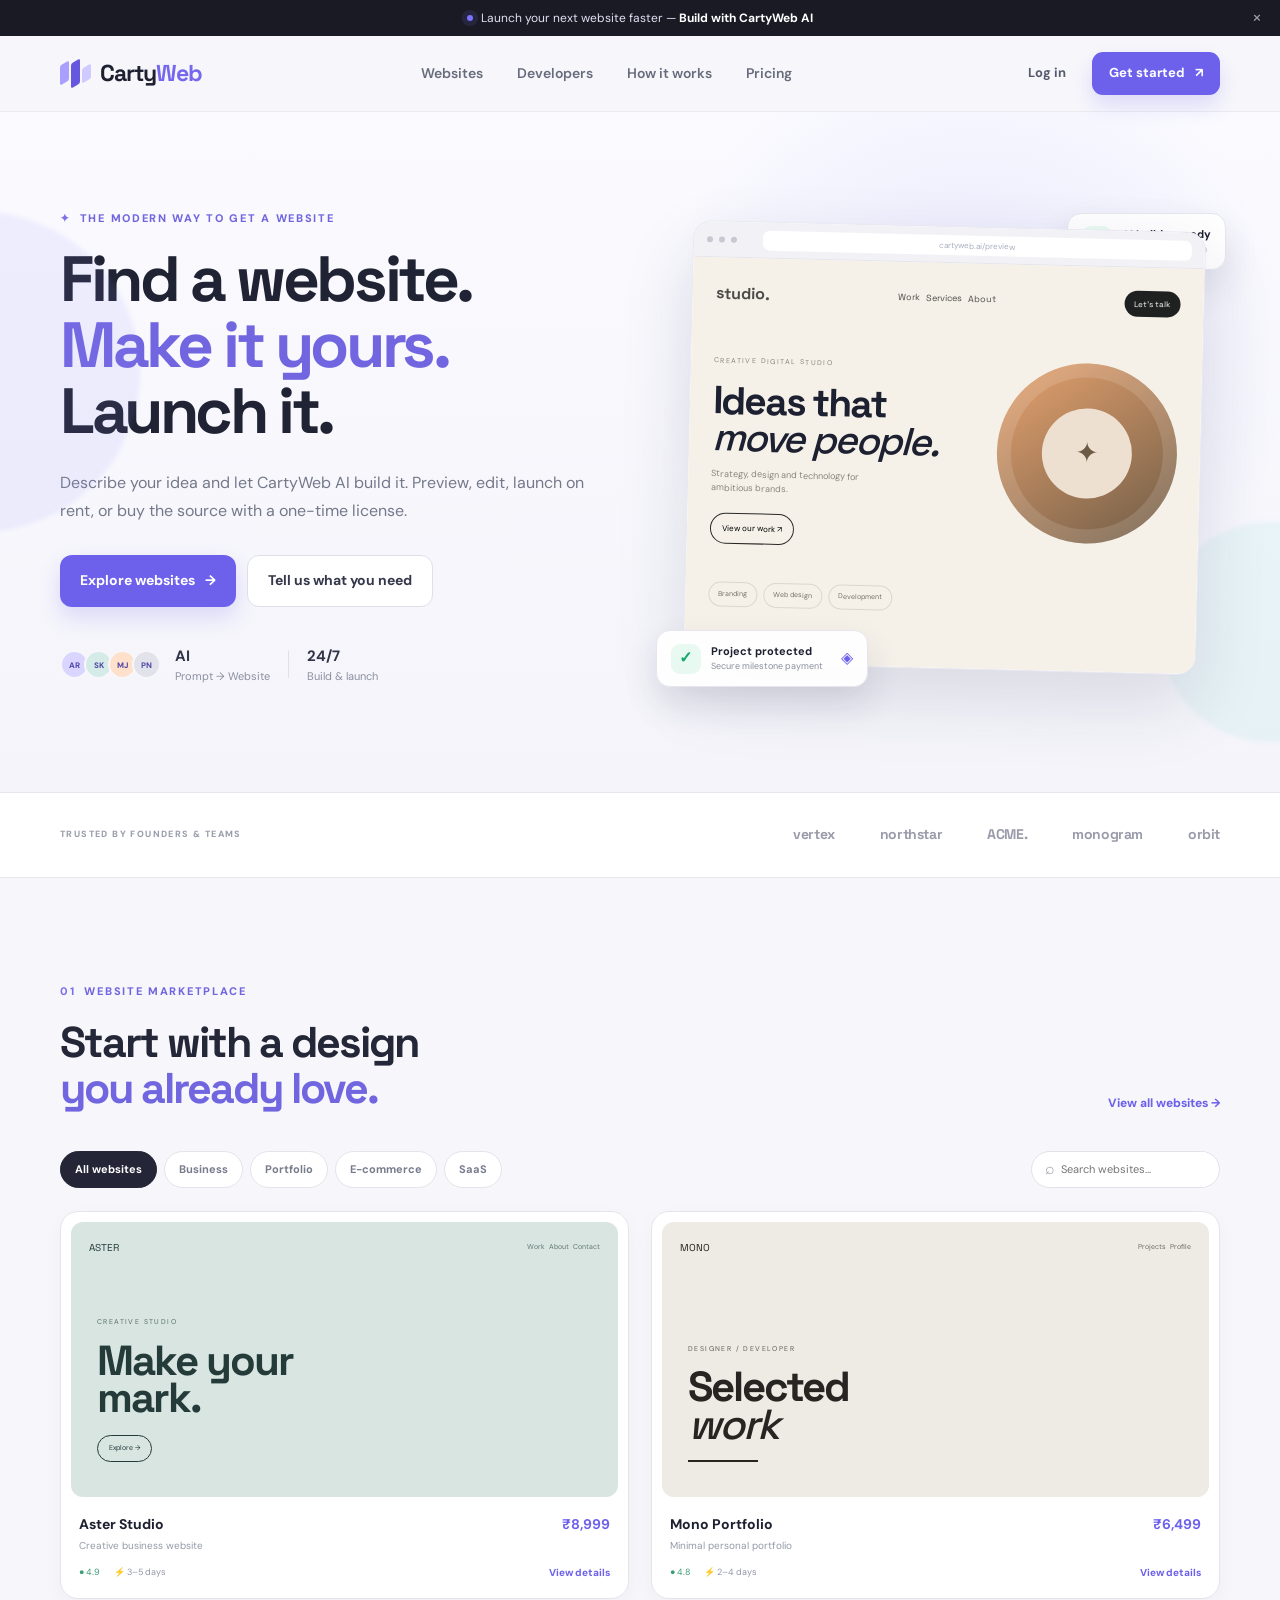
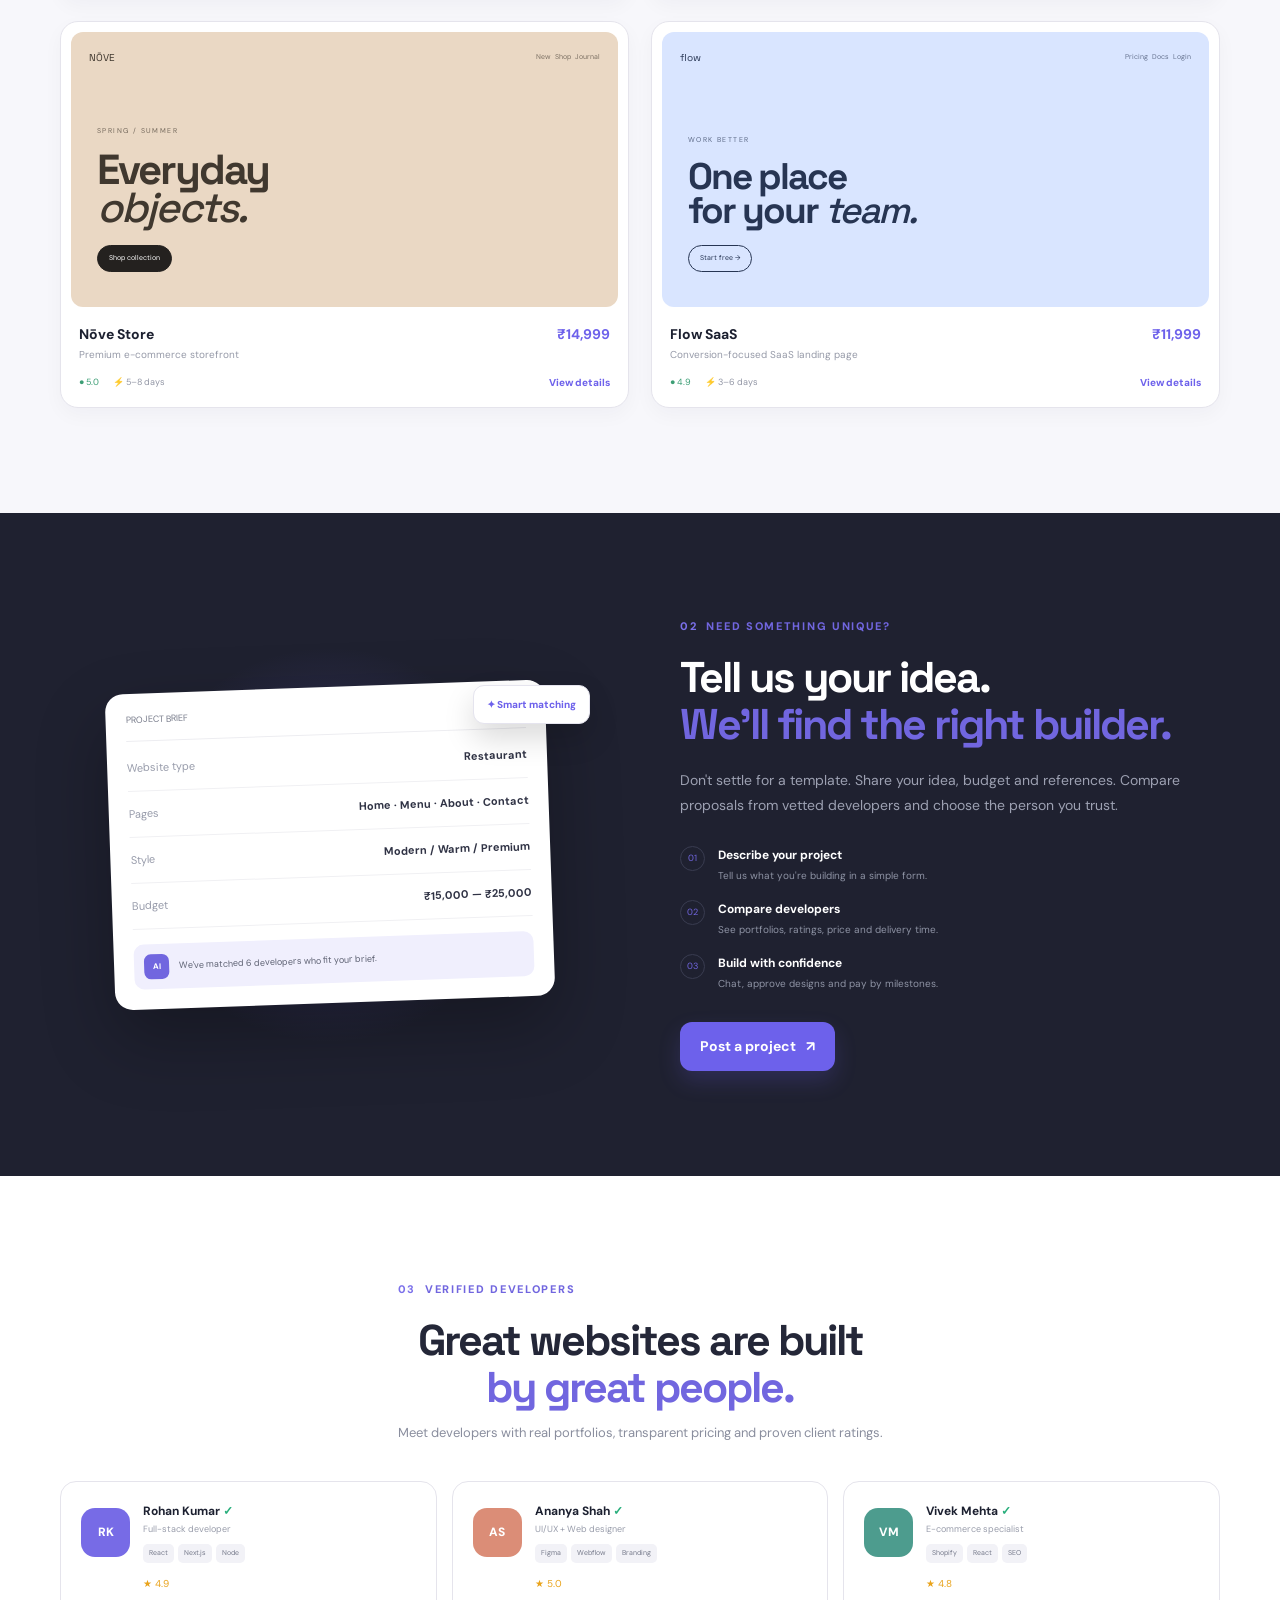
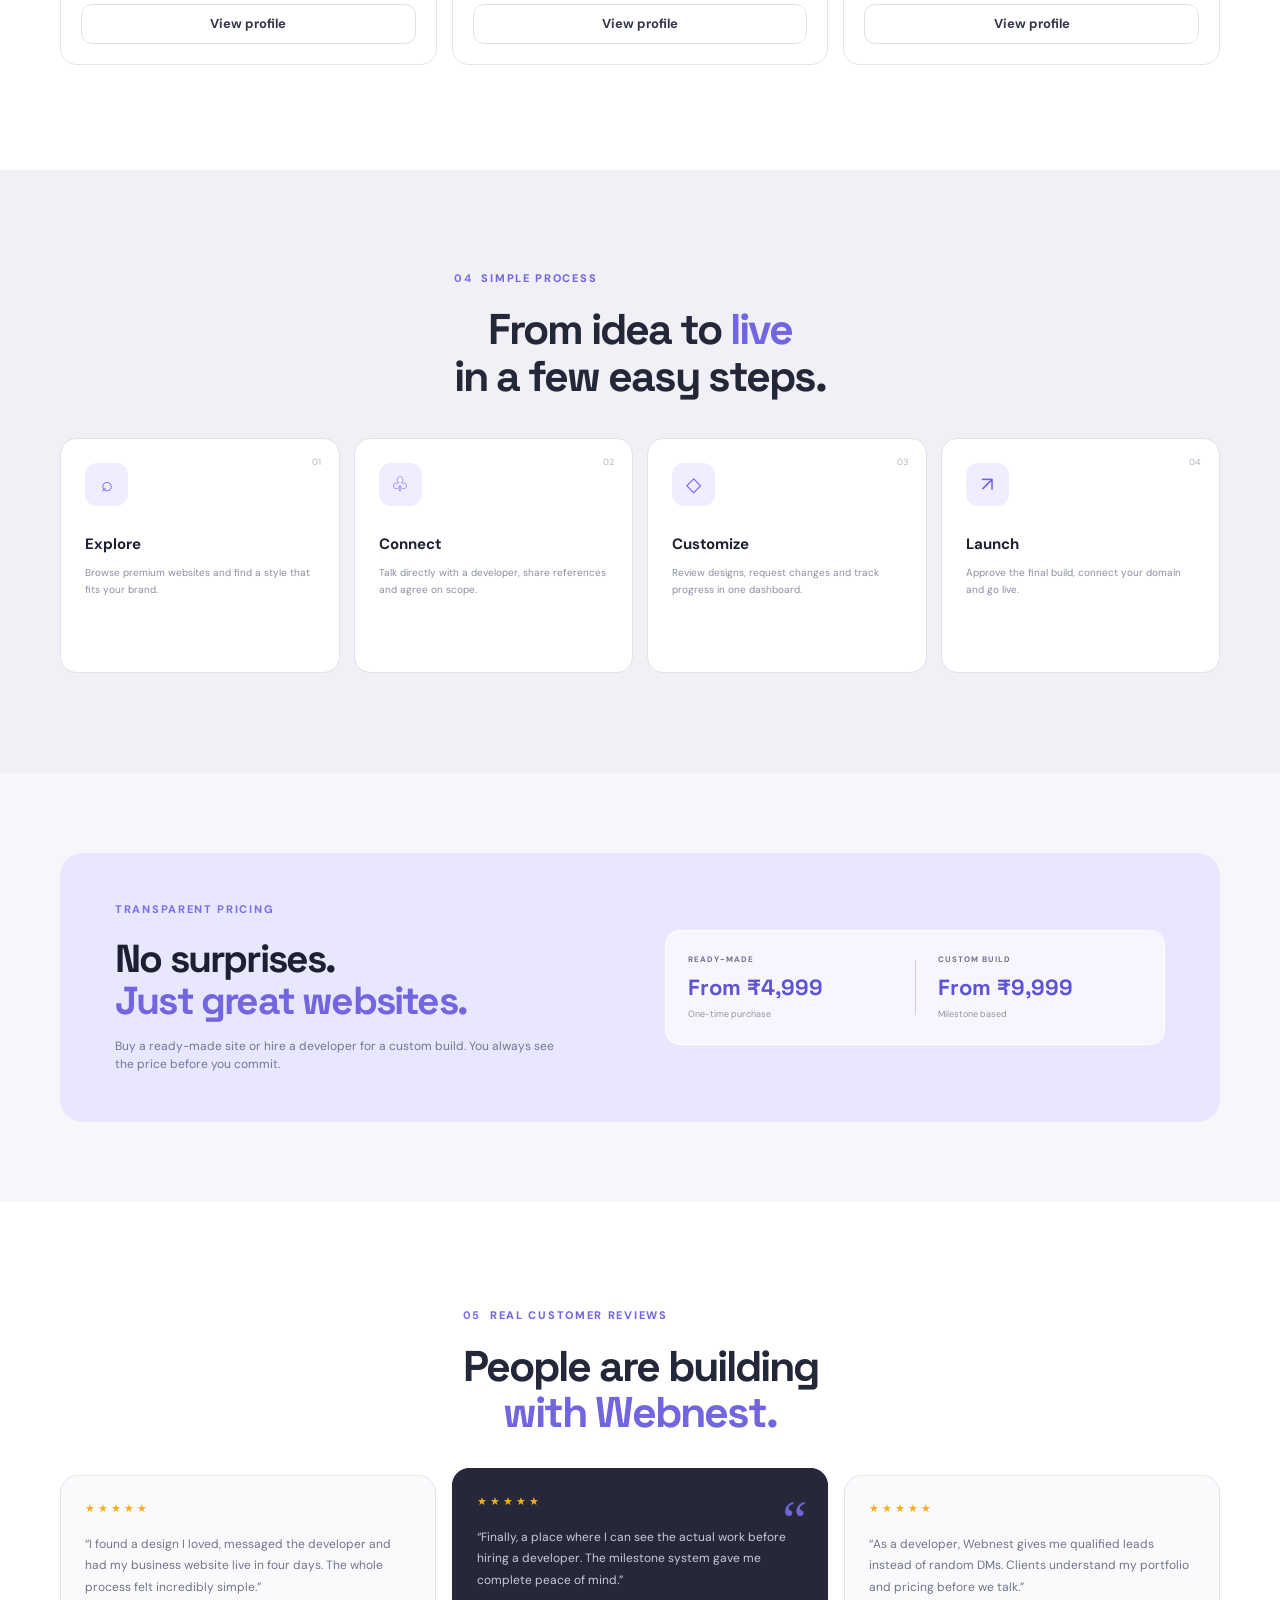
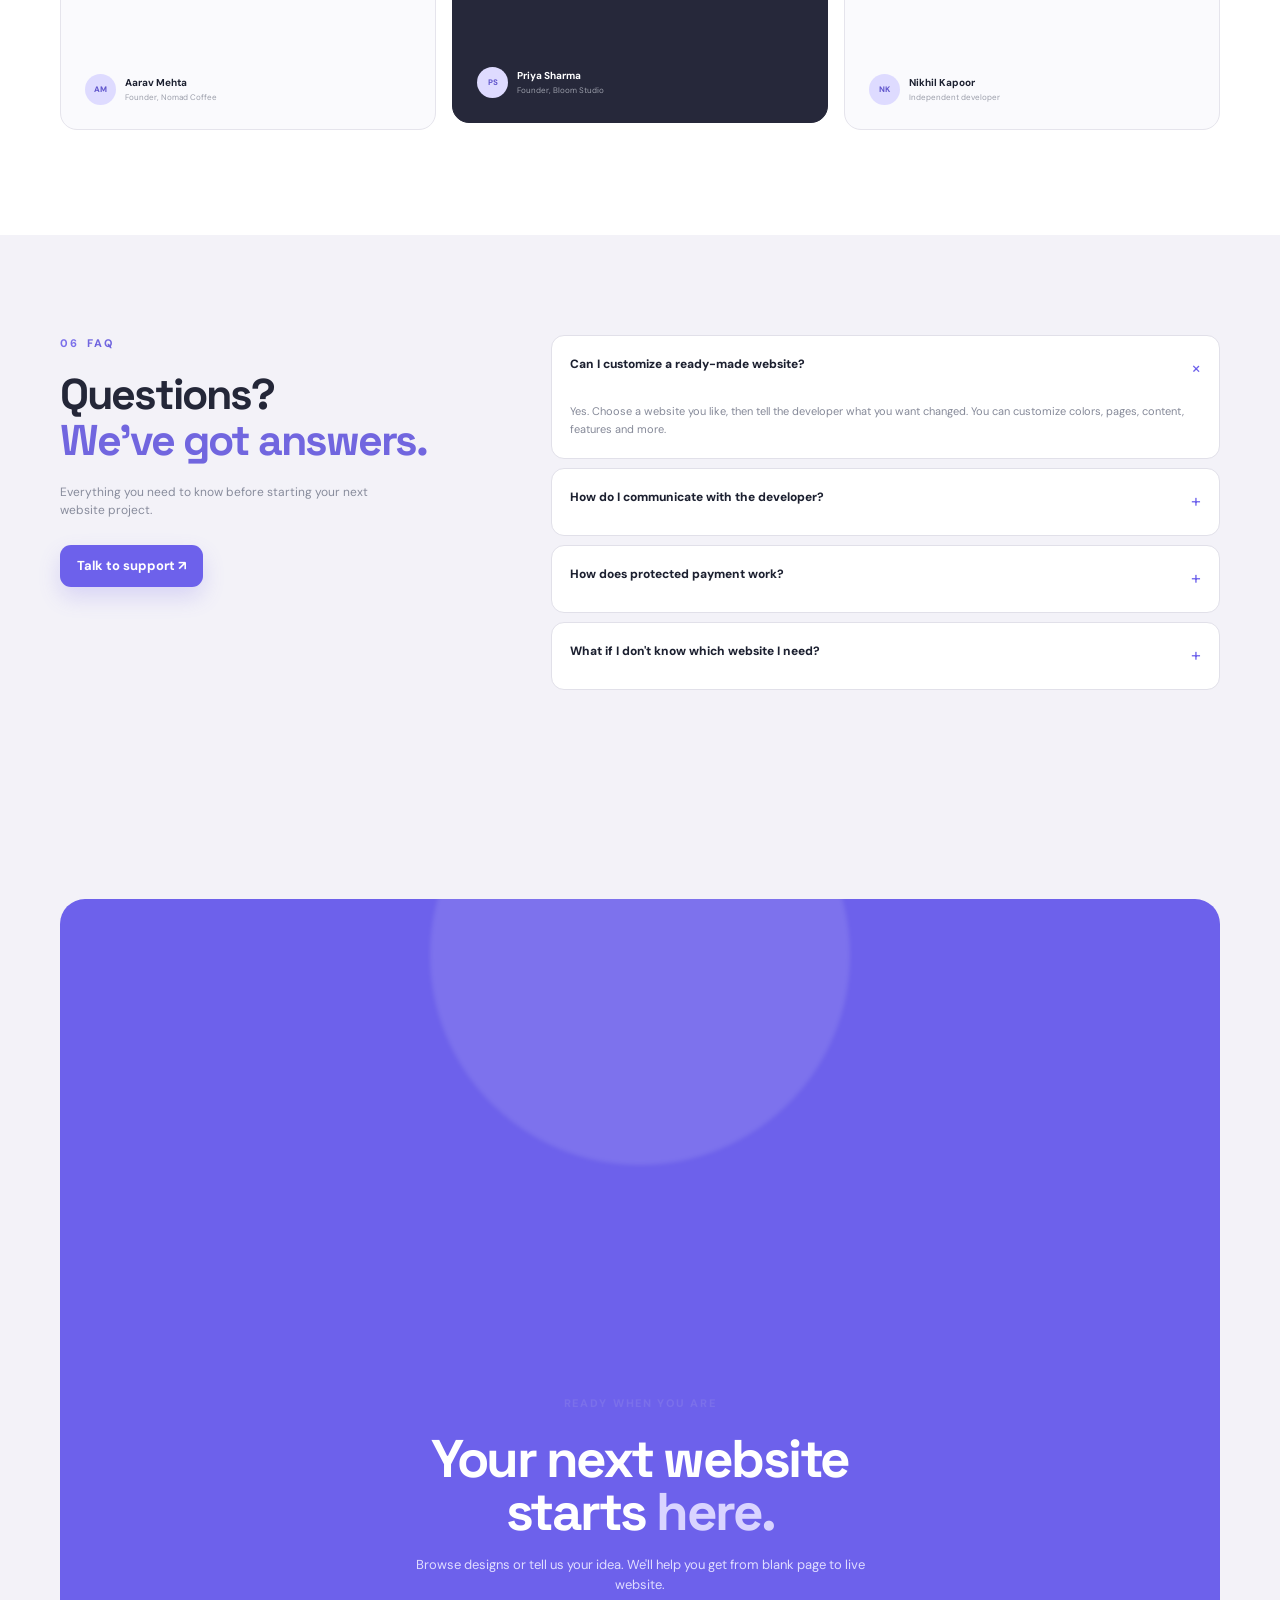
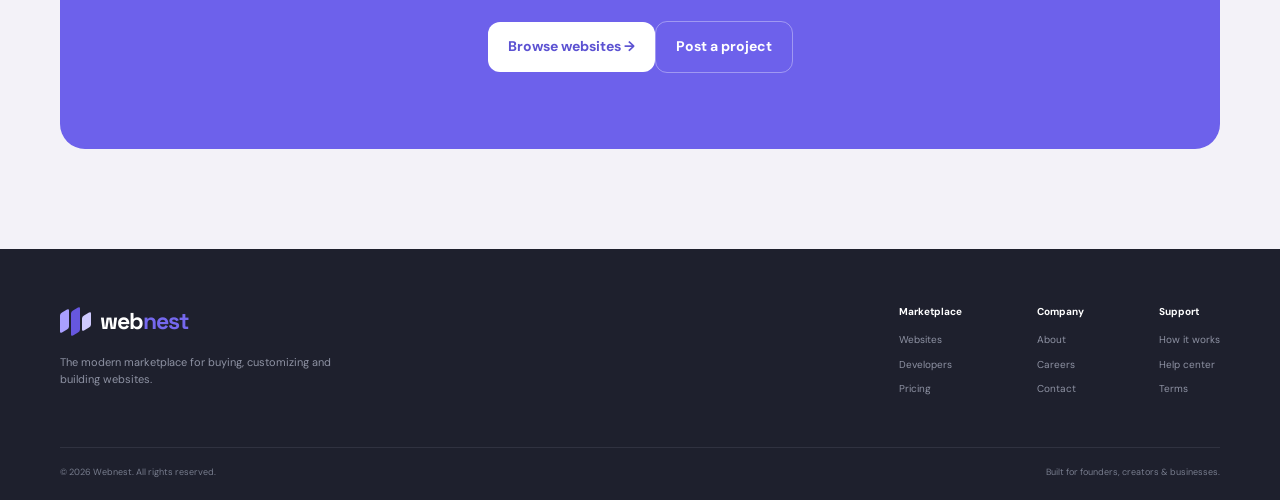
<file: index.html>
<!DOCTYPE html>
<html lang="en">
<head>
  <meta charset="UTF-8">
  <meta name="viewport" content="width=device-width, initial-scale=1.0">
  <meta name="description" content="Webnest — discover websites, connect with developers, customize and launch with confidence.">
  <title>CartyWeb — Buy, Customize & Launch Websites</title>
  <link rel="preconnect" href="https://fonts.googleapis.com">
  <link rel="preconnect" href="https://fonts.gstatic.com" crossorigin>
  <link href="https://fonts.googleapis.com/css2?family=DM+Sans:wght@400;500;600;700&family=Space+Grotesk:wght@500;600;700&display=swap" rel="stylesheet">
  <link rel="stylesheet" href="style.css">
</head>
<body>
  <div class="announcement">
    <span class="pulse"></span>
    <span>Launch your next website faster — <strong>Build with CartyWeb AI</strong></span>
    <button class="announcement-close" aria-label="Close">×</button>
  </div>

  <header class="header" id="top">
    <nav class="nav container">
      <a class="brand" href="#top" aria-label="CartyWeb home">
        <span class="brand-mark"><i></i><i></i><i></i></span>
        <span>Carty<span>Web</span></span>
      </a>

      <div class="nav-links" id="navLinks">
        <a href="#websites">Websites</a>
        <a href="#developers">Developers</a>
        <a href="#how">How it works</a>
        <a href="#pricing">Pricing</a>
      </div>

      <div class="nav-actions">
        <button class="btn btn-ghost login-btn">Log in</button>
        <button class="btn btn-primary signup-btn">Get started <span>↗</span></button>
        <button class="menu-toggle" id="menuToggle" aria-label="Open menu">☰</button>
      </div>
    </nav>
  </header>

  <main>
    <section class="hero">
      <div class="hero-glow glow-one"></div>
      <div class="hero-glow glow-two"></div>
      <div class="container hero-grid">
        <div class="hero-copy">
          <div class="eyebrow"><span>✦</span> THE MODERN WAY TO GET A WEBSITE</div>
          <h1>Find a website.<br><em>Make it yours.</em><br>Launch it.</h1>
          <p>Describe your idea and let CartyWeb AI build it. Preview, edit, launch on rent, or buy the source with a one-time license.</p>
          <div class="hero-buttons">
            <a class="btn btn-primary btn-lg" href="#websites">Explore websites <span>→</span></a>
            <button class="btn btn-outline btn-lg" id="projectBtn">Tell us what you need</button>
          </div>
          <div class="trust-row">
            <div class="avatar-stack">
              <span>AR</span><span>SK</span><span>MJ</span><span>PN</span>
            </div>
            <div><strong>AI</strong><small>Prompt → Website</small></div>
            <div class="trust-divider"></div>
            <div><strong>24/7</strong><small>Build & launch</small></div>
          </div>
        </div>

        <div class="hero-showcase">
          <div class="floating-card top-card">
            <span class="mini-icon">✓</span>
            <div><strong>AI builder ready</strong><small>Founder: Raj Sharma</small></div>
          </div>
          <div class="browser">
            <div class="browser-bar"><span></span><span></span><span></span><div class="browser-url">cartyweb.ai/preview</div></div>
            <div class="browser-content">
              <div class="mock-nav"><b>studio.</b><span>Work&nbsp;&nbsp; Services&nbsp;&nbsp; About</span><button>Let's talk</button></div>
              <div class="mock-hero">
                <div><small>CREATIVE DIGITAL STUDIO</small><h3>Ideas that<br><i>move people.</i></h3><p>Strategy, design and technology for ambitious brands.</p><button>View our work ↗</button></div>
                <div class="mock-orb"><div>✦</div></div>
              </div>
              <div class="mock-cards"><span>Branding</span><span>Web design</span><span>Development</span></div>
            </div>
          </div>
          <div class="floating-card bottom-card">
            <div class="check-circle">✓</div>
            <div><strong>Project protected</strong><small>Secure milestone payment</small></div>
            <span class="shield">◈</span>
          </div>
        </div>
      </div>
    </section>

    <section class="logo-strip">
      <div class="container logo-inner">
        <span>TRUSTED BY FOUNDERS & TEAMS</span>
        <div class="logos"><b>vertex</b><b>northstar</b><b>ACME.</b><b>monogram</b><b>orbit</b></div>
      </div>
    </section>

    <section class="section" id="websites">
      <div class="container">
        <div class="section-head">
          <div>
            <div class="eyebrow"><span>01</span> WEBSITE MARKETPLACE</div>
            <h2>Start with a design<br><em>you already love.</em></h2>
          </div>
          <a href="#" class="text-link">View all websites →</a>
        </div>

        <div class="filter-row">
          <button class="filter active" data-filter="all">All websites</button>
          <button class="filter" data-filter="business">Business</button>
          <button class="filter" data-filter="portfolio">Portfolio</button>
          <button class="filter" data-filter="store">E-commerce</button>
          <button class="filter" data-filter="saas">SaaS</button>
          <div class="search-box"><span>⌕</span><input id="searchInput" placeholder="Search websites..."></div>
        </div>

        <div class="website-grid" id="websiteGrid">
          <article class="website-card" data-cat="business" data-name="Aster business studio">
            <div class="site-preview preview-aster"><div class="preview-nav">ASTER <span>Work&nbsp; About&nbsp; Contact</span></div><div class="preview-body"><small>CREATIVE STUDIO</small><h3>Make your<br>mark.</h3><span class="preview-pill">Explore →</span></div></div>
            <div class="card-info"><div><h3>Aster Studio</h3><p>Creative business website</p></div><strong>₹8,999</strong></div>
            <div class="card-meta"><span>● 4.9</span><span>⚡ 3–5 days</span><button class="view-btn">View details</button></div>
          </article>

          <article class="website-card" data-cat="portfolio" data-name="mono portfolio designer">
            <div class="site-preview preview-mono"><div class="preview-nav">MONO <span>Projects&nbsp; Profile</span></div><div class="preview-body"><small>DESIGNER / DEVELOPER</small><h3>Selected<br><i>work</i></h3><span class="preview-line"></span></div></div>
            <div class="card-info"><div><h3>Mono Portfolio</h3><p>Minimal personal portfolio</p></div><strong>₹6,499</strong></div>
            <div class="card-meta"><span>● 4.8</span><span>⚡ 2–4 days</span><button class="view-btn">View details</button></div>
          </article>

          <article class="website-card" data-cat="store" data-name="nove ecommerce fashion">
            <div class="site-preview preview-nove"><div class="preview-nav">NŌVE <span>New&nbsp; Shop&nbsp; Journal</span></div><div class="preview-body"><small>SPRING / SUMMER</small><h3>Everyday<br><i>objects.</i></h3><span class="preview-pill dark">Shop collection</span></div></div>
            <div class="card-info"><div><h3>Nōve Store</h3><p>Premium e-commerce storefront</p></div><strong>₹14,999</strong></div>
            <div class="card-meta"><span>● 5.0</span><span>⚡ 5–8 days</span><button class="view-btn">View details</button></div>
          </article>

          <article class="website-card" data-cat="saas" data-name="flow saas startup">
            <div class="site-preview preview-flow"><div class="preview-nav">flow<span>Pricing&nbsp; Docs&nbsp; Login</span></div><div class="preview-body"><small>WORK BETTER</small><h3>One place<br>for your <i>team.</i></h3><span class="preview-pill">Start free →</span></div></div>
            <div class="card-info"><div><h3>Flow SaaS</h3><p>Conversion-focused SaaS landing page</p></div><strong>₹11,999</strong></div>
            <div class="card-meta"><span>● 4.9</span><span>⚡ 3–6 days</span><button class="view-btn">View details</button></div>
          </article>
        </div>
      </div>
    </section>

    <section class="custom-section" id="how">
      <div class="container custom-grid">
        <div class="custom-art">
          <div class="art-window">
            <div class="art-top"><span>PROJECT BRIEF</span><span>● LIVE</span></div>
            <div class="art-row"><span>Website type</span><strong>Restaurant</strong></div>
            <div class="art-row"><span>Pages</span><strong>Home · Menu · About · Contact</strong></div>
            <div class="art-row"><span>Style</span><strong>Modern / Warm / Premium</strong></div>
            <div class="art-row"><span>Budget</span><strong>₹15,000 — ₹25,000</strong></div>
            <div class="art-message"><span>AI</span><p>We've matched 6 developers who fit your brief.</p></div>
          </div>
          <div class="match-badge">✦ Smart matching</div>
        </div>
        <div class="custom-copy">
          <div class="eyebrow"><span>02</span> NEED SOMETHING UNIQUE?</div>
          <h2>Tell us your idea.<br><em>We'll find the right builder.</em></h2>
          <p>Don't settle for a template. Share your idea, budget and references. Compare proposals from vetted developers and choose the person you trust.</p>
          <div class="feature-list">
            <div><span>01</span><div><b>Describe your project</b><small>Tell us what you're building in a simple form.</small></div></div>
            <div><span>02</span><div><b>Compare developers</b><small>See portfolios, ratings, price and delivery time.</small></div></div>
            <div><span>03</span><div><b>Build with confidence</b><small>Chat, approve designs and pay by milestones.</small></div></div>
          </div>
          <button class="btn btn-primary btn-lg" id="briefBtn">Post a project <span>↗</span></button>
        </div>
      </div>
    </section>

    <section class="section developer-section" id="developers">
      <div class="container">
        <div class="section-head centered">
          <div>
            <div class="eyebrow"><span>03</span> VERIFIED DEVELOPERS</div>
            <h2>Great websites are built<br><em>by great people.</em></h2>
            <p>Meet developers with real portfolios, transparent pricing and proven client ratings.</p>
          </div>
        </div>
        <div class="developer-grid">
          <article class="dev-card"><div class="dev-avatar av1">RK</div><div class="dev-info"><h3>Rohan Kumar <span>✓</span></h3><p>Full-stack developer</p><div class="skills"><i>React</i><i>Next.js</i><i>Node</i></div></div><div class="dev-rating">★ 4.9</div><button class="btn btn-outline">View profile</button></article>
          <article class="dev-card"><div class="dev-avatar av2">AS</div><div class="dev-info"><h3>Ananya Shah <span>✓</span></h3><p>UI/UX + Web designer</p><div class="skills"><i>Figma</i><i>Webflow</i><i>Branding</i></div></div><div class="dev-rating">★ 5.0</div><button class="btn btn-outline">View profile</button></article>
          <article class="dev-card"><div class="dev-avatar av3">VM</div><div class="dev-info"><h3>Vivek Mehta <span>✓</span></h3><p>E-commerce specialist</p><div class="skills"><i>Shopify</i><i>React</i><i>SEO</i></div></div><div class="dev-rating">★ 4.8</div><button class="btn btn-outline">View profile</button></article>
        </div>
      </div>
    </section>

    <section class="process-section">
      <div class="container">
        <div class="section-head centered">
          <div><div class="eyebrow"><span>04</span> SIMPLE PROCESS</div><h2>From idea to <em>live</em><br>in a few easy steps.</h2></div>
        </div>
        <div class="process-grid">
          <div class="process-card"><span>01</span><div class="process-icon">⌕</div><h3>Explore</h3><p>Browse premium websites and find a style that fits your brand.</p></div>
          <div class="process-card"><span>02</span><div class="process-icon">♧</div><h3>Connect</h3><p>Talk directly with a developer, share references and agree on scope.</p></div>
          <div class="process-card"><span>03</span><div class="process-icon">◇</div><h3>Customize</h3><p>Review designs, request changes and track progress in one dashboard.</p></div>
          <div class="process-card"><span>04</span><div class="process-icon">↗</div><h3>Launch</h3><p>Approve the final build, connect your domain and go live.</p></div>
        </div>
      </div>
    </section>

    <section class="pricing-section" id="pricing">
      <div class="container">
        <div class="pricing-banner">
          <div><div class="eyebrow"><span>TRANSPARENT PRICING</span></div><h2>No surprises.<br><em>Just great websites.</em></h2><p>Buy a ready-made site or hire a developer for a custom build. You always see the price before you commit.</p></div>
          <div class="price-options">
            <div><small>READY-MADE</small><strong>From ₹4,999</strong><span>One-time purchase</span></div>
            <div class="price-divider"></div>
            <div><small>CUSTOM BUILD</small><strong>From ₹9,999</strong><span>Milestone based</span></div>
          </div>
        </div>
      </div>
    </section>

    <section class="reviews section">
      <div class="container">
        <div class="section-head centered"><div><div class="eyebrow"><span>05</span> REAL CUSTOMER REVIEWS</div><h2>People are building<br><em>with Webnest.</em></h2></div></div>
        <div class="review-grid">
          <article class="review-card"><div class="stars">★★★★★</div><p>“I found a design I loved, messaged the developer and had my business website live in four days. The whole process felt incredibly simple.”</p><div class="reviewer"><span>AM</span><div><b>Aarav Mehta</b><small>Founder, Nomad Coffee</small></div></div></article>
          <article class="review-card featured"><div class="quote-mark">“</div><div class="stars">★★★★★</div><p>“Finally, a place where I can see the actual work before hiring a developer. The milestone system gave me complete peace of mind.”</p><div class="reviewer"><span>PS</span><div><b>Priya Sharma</b><small>Founder, Bloom Studio</small></div></div></article>
          <article class="review-card"><div class="stars">★★★★★</div><p>“As a developer, Webnest gives me qualified leads instead of random DMs. Clients understand my portfolio and pricing before we talk.”</p><div class="reviewer"><span>NK</span><div><b>Nikhil Kapoor</b><small>Independent developer</small></div></div></article>
        </div>
      </div>
    </section>

    <section class="faq-section">
      <div class="container faq-grid">
        <div><div class="eyebrow"><span>06</span> FAQ</div><h2>Questions?<br><em>We've got answers.</em></h2><p>Everything you need to know before starting your next website project.</p><button class="btn btn-primary">Talk to support ↗</button></div>
        <div class="faqs">
          <details open><summary>Can I customize a ready-made website?<span>+</span></summary><p>Yes. Choose a website you like, then tell the developer what you want changed. You can customize colors, pages, content, features and more.</p></details>
          <details><summary>How do I communicate with the developer?<span>+</span></summary><p>Every project gets a dedicated workspace where you can chat, share files, review designs and keep all project decisions in one place.</p></details>
          <details><summary>How does protected payment work?<span>+</span></summary><p>For custom projects, payments can be split into milestones. You approve each milestone before the next payment is released.</p></details>
          <details><summary>What if I don't know which website I need?<span>+</span></summary><p>Use “Tell us what you need” and describe your business, budget and goals. We'll help you narrow down the right option.</p></details>
        </div>
      </div>
    </section>

    <section class="final-cta">
      <div class="container final-inner">
        <div class="cta-glow"></div>
        <div class="eyebrow"><span>READY WHEN YOU ARE</span></div>
        <h2>Your next website<br>starts <em>here.</em></h2>
        <p>Browse designs or tell us your idea. We'll help you get from blank page to live website.</p>
        <div><a class="btn btn-white btn-lg" href="#websites">Browse websites →</a><button class="btn btn-dark-outline btn-lg" id="finalBrief">Post a project</button></div>
      </div>
    </section>
  </main>

  <footer class="footer">
    <div class="container footer-top">
      <div><a class="brand footer-brand" href="#top"><span class="brand-mark"><i></i><i></i><i></i></span><span>web<span>nest</span></span></a><p>The modern marketplace for buying, customizing and building websites.</p></div>
      <div class="footer-links"><div><b>Marketplace</b><a href="#websites">Websites</a><a href="#developers">Developers</a><a href="#pricing">Pricing</a></div><div><b>Company</b><a href="#">About</a><a href="#">Careers</a><a href="#">Contact</a></div><div><b>Support</b><a href="#how">How it works</a><a href="#">Help center</a><a href="#">Terms</a></div></div>
    </div>
    <div class="container footer-bottom"><span>© 2026 Webnest. All rights reserved.</span><span>Built for founders, creators & businesses.</span></div>
  </footer>

  <div class="modal" id="briefModal" aria-hidden="true">
    <div class="modal-backdrop"></div>
    <div class="modal-box">
      <button class="modal-close" id="modalClose">×</button>
      <div class="eyebrow"><span>START A PROJECT</span></div>
      <h2>Tell us what you're<br><em>building.</em></h2>
      <p>Share a few details and we'll help match you with the right developer.</p>
      <form id="briefForm">
        <label>What do you need?<input required placeholder="e.g. Restaurant website"></label>
        <div class="form-row"><label>Budget<select><option>₹5k – ₹10k</option><option>₹10k – ₹25k</option><option>₹25k – ₹50k</option><option>₹50k+</option></select></label><label>Timeline<select><option>Under 1 week</option><option>1–2 weeks</option><option>2–4 weeks</option><option>Flexible</option></select></label></div>
        <label>Tell us more<textarea placeholder="Pages, features, references, style..."></textarea></label>
        <button class="btn btn-primary btn-lg" type="submit">Find my developers ↗</button>
      </form>
      <div class="success-message" id="successMessage">✓ Thanks! Your project brief is ready. We'll match you with developers.</div>
    </div>
  </div>

  <div class="toast" id="toast">Coming soon
  </div>
  <script src="script.js"></script>
</body>
</html>
</file>
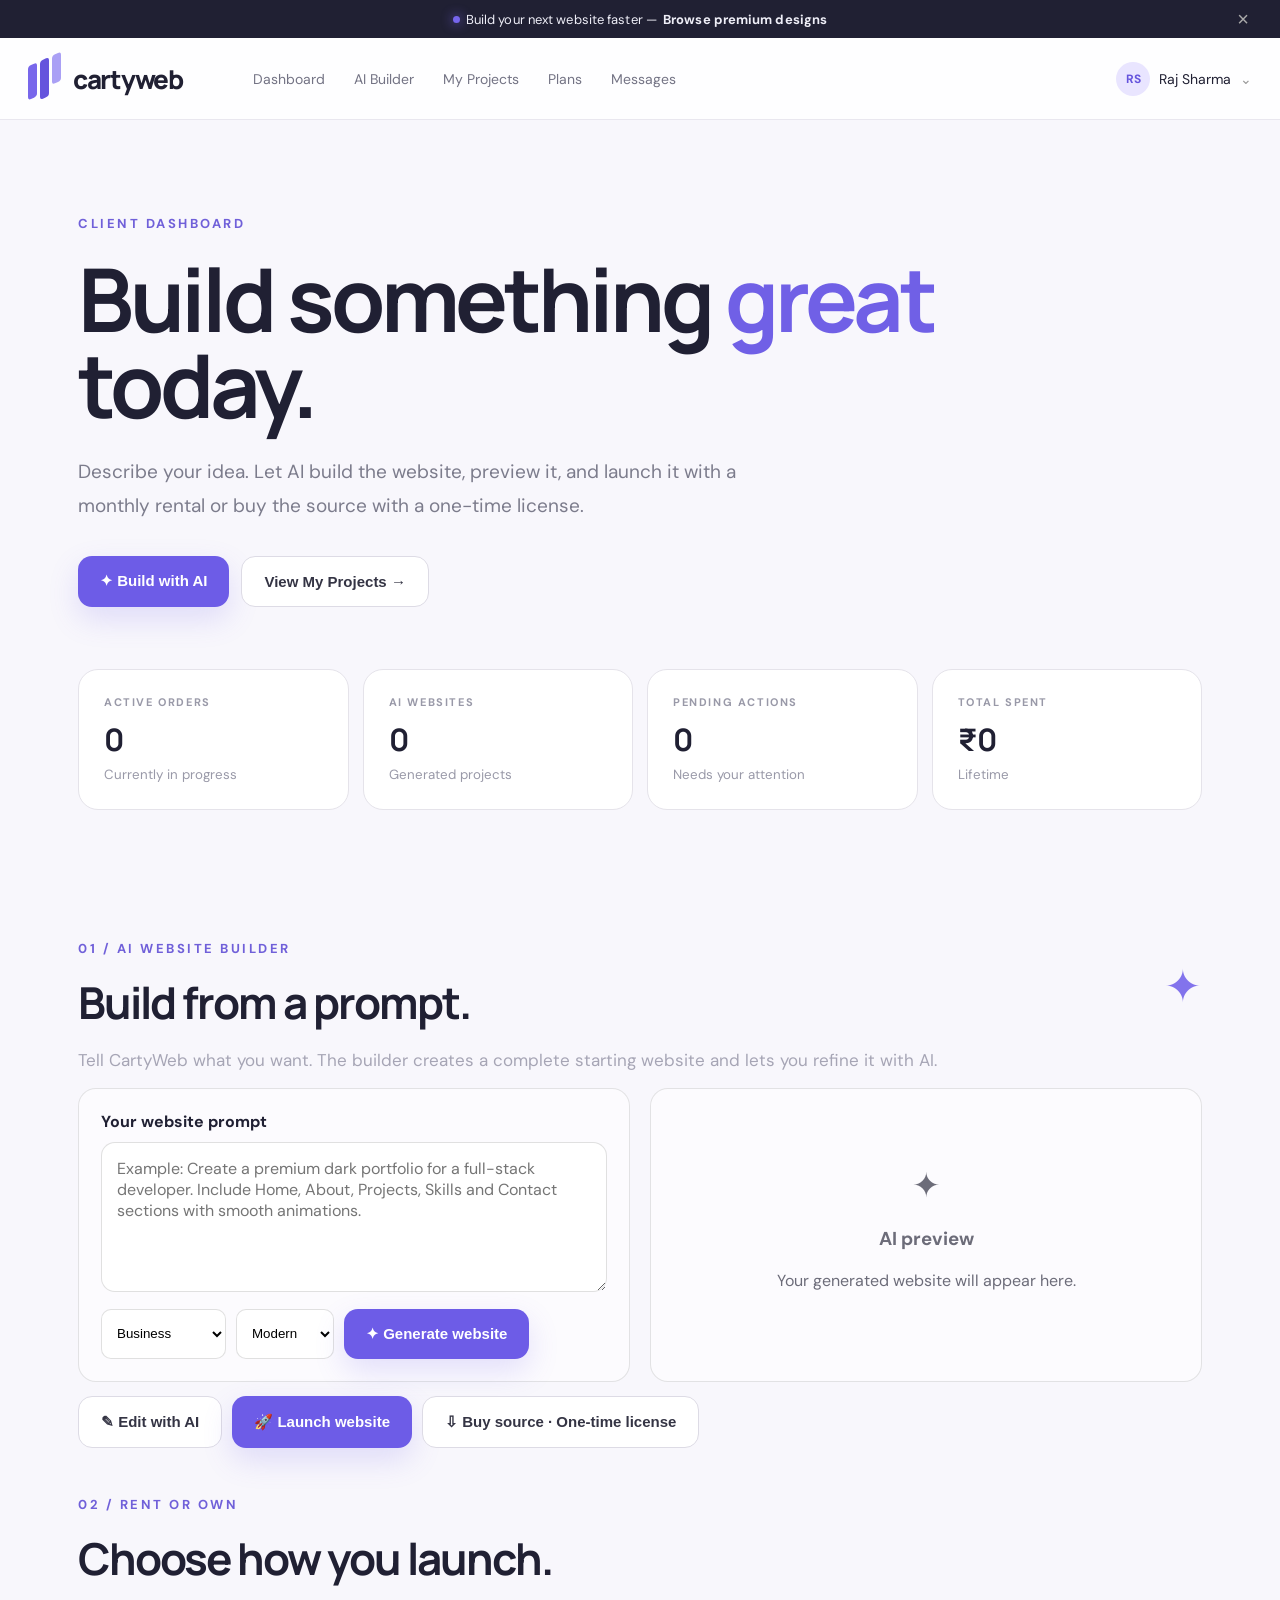
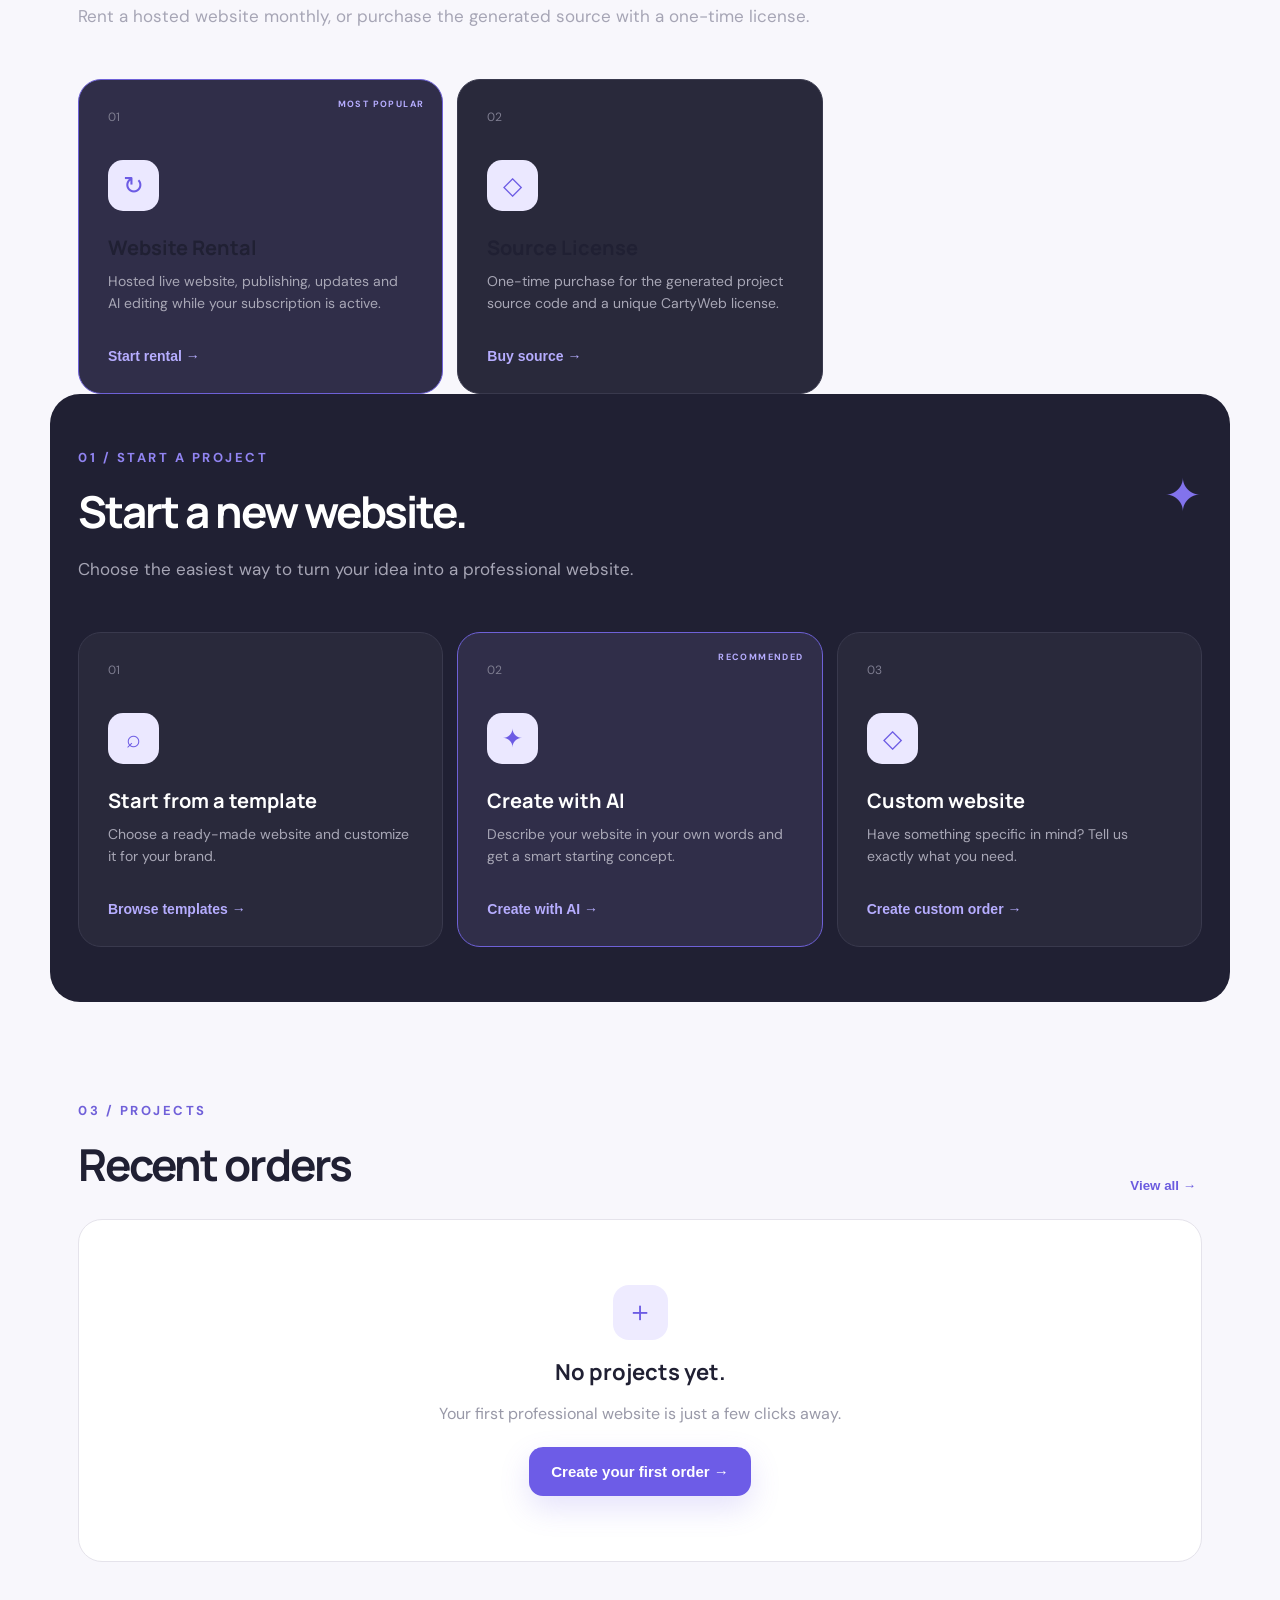
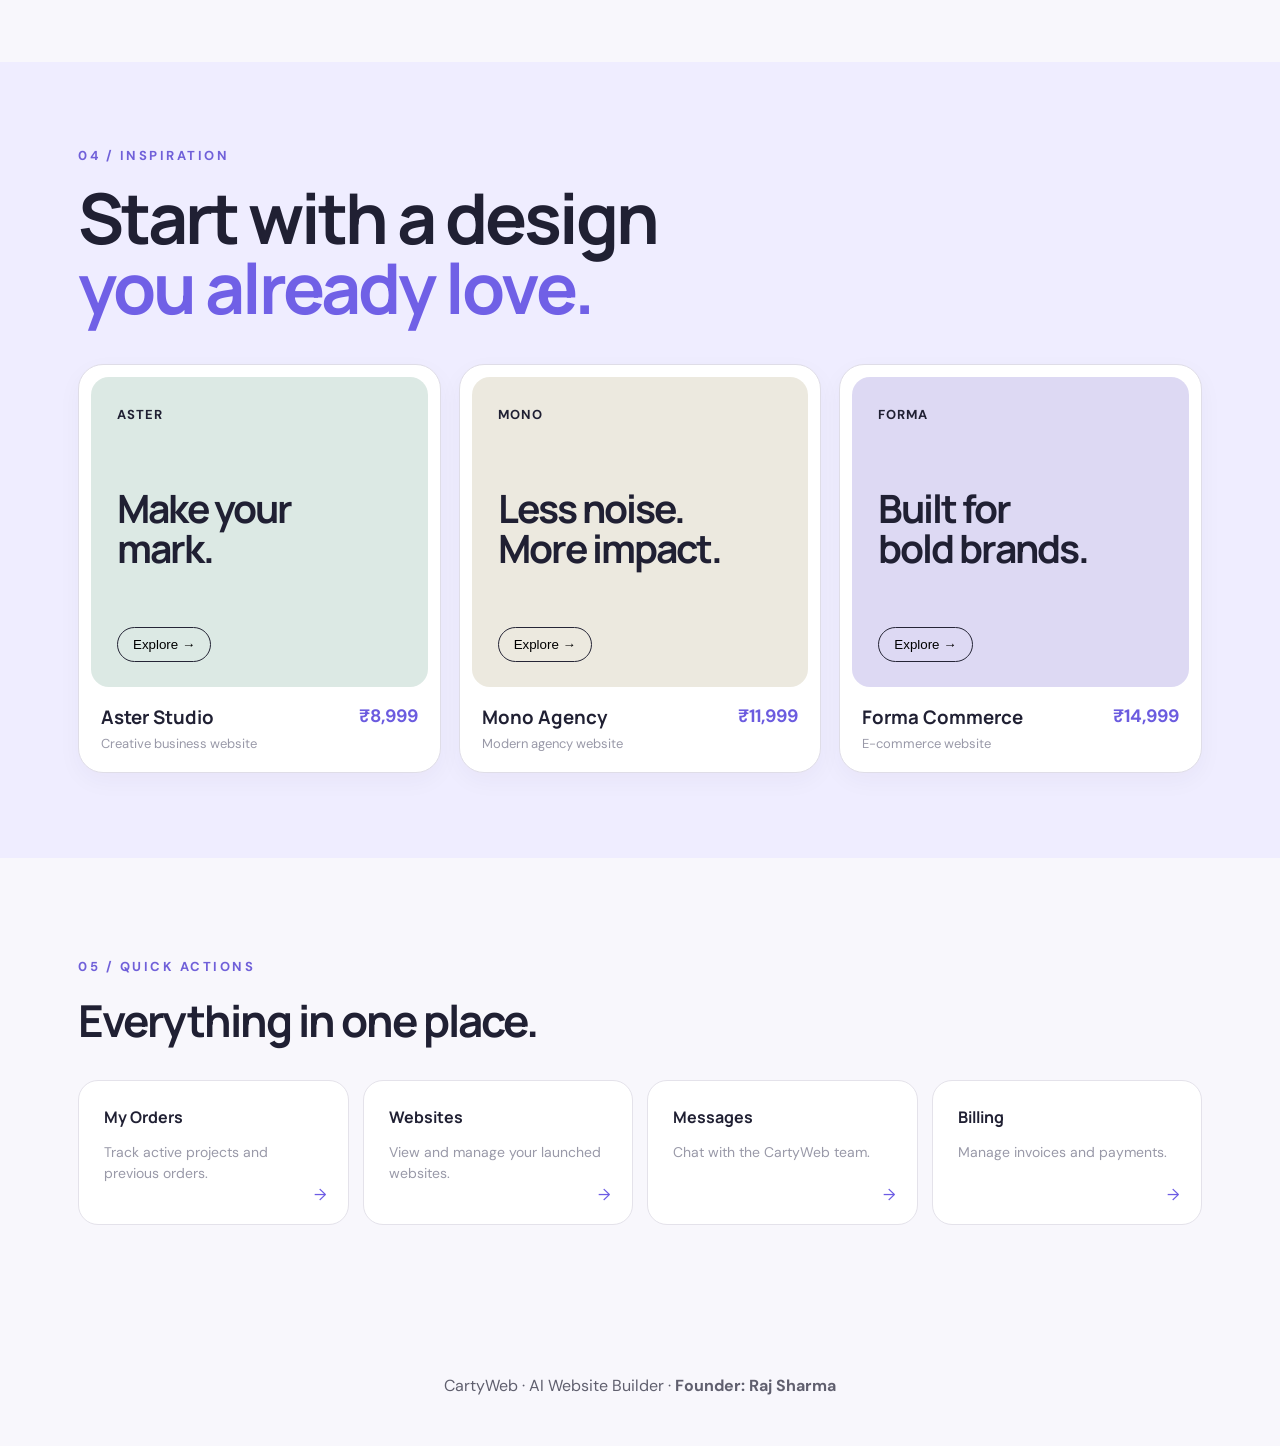
<file: dashboard.html>
<!doctype html>
<html lang="en">
<head>
  <meta charset="UTF-8">
  <meta name="viewport" content="width=device-width, initial-scale=1.0">
  <title>CartyWeb — AI Website Builder</title>
  <link rel="preconnect" href="https://fonts.googleapis.com">
  <link rel="preconnect" href="https://fonts.gstatic.com" crossorigin>
  <link href="https://fonts.googleapis.com/css2?family=DM+Sans:wght@400;500;600;700&family=Manrope:wght@500;600;700;800&display=swap" rel="stylesheet">
  <link rel="stylesheet" href="dashboard.css">
</head>
<body>
  <div class="topbar"><span class="dot"></span> Build your next website faster — <b>Browse premium designs</b> <button id="closeTop">×</button></div>

  <header class="nav">
    <a class="brand" href="#"><span class="brand-mark"><i></i><i></i><i></i></span><span>cartyweb</span></a>
    <nav class="desktop-nav">
      <a href="#dashboard">Dashboard</a><a href="#ai-builder">AI Builder</a><a href="#orders">My Projects</a><a href="#billing">Plans</a><a href="#messages">Messages</a>
    </nav>
    <div class="profile"><span class="avatar">RS</span><span class="user-name">Raj Sharma</span><span class="chev">⌄</span></div>
    <button class="menu" id="menuBtn">☰</button>
  </header>

  <div class="mobile-menu" id="mobileMenu">
    <a href="#dashboard">Dashboard</a><a href="#ai-builder">AI Builder</a><a href="#orders">My Projects</a><a href="#billing">Plans</a><a href="#messages">Messages</a>
  </div>

  <main id="dashboard">
    <section class="hero wrap">
      <div class="eyebrow">CLIENT DASHBOARD</div>
      <h1>Build something <span>great</span><br>today.</h1>
      <p>Describe your idea. Let AI build the website, preview it, and launch it with a monthly rental or buy the source with a one-time license.</p>
      <div class="hero-actions">
        <button class="btn primary" id="createOrder">✦ Build with AI</button>
        <button class="btn secondary" id="browseBtn">View My Projects <b>→</b></button>
      </div>
    </section>

    <section class="wrap stats">
      <div class="stat"><span>ACTIVE ORDERS</span><strong id="activeCount">0</strong><small>Currently in progress</small></div>
      <div class="stat"><span>AI WEBSITES</span><strong id="siteCount">0</strong><small>Generated projects</small></div>
      <div class="stat"><span>PENDING ACTIONS</span><strong id="pendingCount">0</strong><small>Needs your attention</small></div>
      <div class="stat"><span>TOTAL SPENT</span><strong>₹0</strong><small>Lifetime</small></div>
    </section>

    <section class="wrap ai-builder" id="ai-builder">
      <div class="section-kicker">01 / AI WEBSITE BUILDER</div>
      <div class="split-heading"><div><h2>Build from a prompt.</h2><p>Tell CartyWeb what you want. The builder creates a complete starting website and lets you refine it with AI.</p></div><span class="spark">✦</span></div>
      <div class="ai-panel">
        <div class="ai-input-wrap"><label for="aiPrompt">Your website prompt</label><textarea id="aiPrompt" rows="5" placeholder="Example: Create a premium dark portfolio for a full-stack developer. Include Home, About, Projects, Skills and Contact sections with smooth animations."></textarea>
        <div class="ai-options"><select id="aiType"><option>Business</option><option>Portfolio</option><option>E-commerce</option><option>SaaS</option><option>Landing page</option></select><select id="aiStyle"><option>Modern</option><option>Minimal</option><option>Premium</option><option>Bold</option></select><button class="btn primary" id="generateAI">✦ Generate website</button></div></div>
        <div class="ai-preview" id="aiPreview"><div class="preview-placeholder"><span>✦</span><h3>AI preview</h3><p>Your generated website will appear here.</p></div></div>
      </div>
      <div class="ai-actions" id="aiActions" hidden><button class="btn secondary" id="editAI">✎ Edit with AI</button><button class="btn primary" id="launchAI">🚀 Launch website</button><button class="btn secondary" id="sourceAI">⇩ Buy source · One-time license</button></div>
    </section>

    <section class="wrap pricing-mini" id="billing">
      <div class="section-kicker">02 / RENT OR OWN</div><div class="split-heading"><div><h2>Choose how you launch.</h2><p>Rent a hosted website monthly, or purchase the generated source with a one-time license.</p></div></div>
      <div class="method-grid"><article class="method featured"><div class="recommended">MOST POPULAR</div><div class="num">01</div><div class="icon">↻</div><h3>Website Rental</h3><p>Hosted live website, publishing, updates and AI editing while your subscription is active.</p><button onclick="choosePlan('rent')">Start rental <b>→</b></button></article><article class="method"><div class="num">02</div><div class="icon">◇</div><h3>Source License</h3><p>One-time purchase for the generated project source code and a unique CartyWeb license.</p><button onclick="choosePlan('license')">Buy source <b>→</b></button></article></div>
    </section>

    <section class="wrap create-card">
      <div class="section-kicker">01 / START A PROJECT</div>
      <div class="split-heading"><div><h2>Start a new website.</h2><p>Choose the easiest way to turn your idea into a professional website.</p></div><span class="spark">✦</span></div>
      <div class="method-grid">
        <article class="method">
          <div class="num">01</div><div class="icon">⌕</div><h3>Start from a template</h3><p>Choose a ready-made website and customize it for your brand.</p><button onclick="openOrder('Template')">Browse templates <b>→</b></button>
        </article>
        <article class="method featured">
          <div class="recommended">RECOMMENDED</div><div class="num">02</div><div class="icon">✦</div><h3>Create with AI</h3><p>Describe your website in your own words and get a smart starting concept.</p><button onclick="openOrder('AI')">Create with AI <b>→</b></button>
        </article>
        <article class="method">
          <div class="num">03</div><div class="icon">◇</div><h3>Custom website</h3><p>Have something specific in mind? Tell us exactly what you need.</p><button onclick="openOrder('Custom')">Create custom order <b>→</b></button>
        </article>
      </div>
    </section>

    <section class="wrap orders" id="orders">
      <div class="section-head"><div><div class="section-kicker">03 / PROJECTS</div><h2>Recent orders</h2></div><button class="text-btn" onclick="openOrder()">View all →</button></div>
      <div id="ordersList" class="orders-list">
        <div class="empty"><div class="empty-icon">＋</div><h3>No projects yet.</h3><p>Your first professional website is just a few clicks away.</p><button class="btn primary" onclick="openOrder()">Create your first order →</button></div>
      </div>
    </section>

    <section class="inspire" id="websites">
      <div class="wrap">
        <div class="section-kicker">04 / INSPIRATION</div><h2>Start with a design<br><span>you already love.</span></h2>
        <div class="site-grid">
          <div class="site-card"><div class="preview preview-a"><b>ASTER</b><em>Make your<br>mark.</em><button>Explore →</button></div><div class="site-meta"><div><h3>Aster Studio</h3><p>Creative business website</p></div><strong>₹8,999</strong></div></div>
          <div class="site-card"><div class="preview preview-b"><b>MONO</b><em>Less noise.<br>More impact.</em><button>Explore →</button></div><div class="site-meta"><div><h3>Mono Agency</h3><p>Modern agency website</p></div><strong>₹11,999</strong></div></div>
          <div class="site-card"><div class="preview preview-c"><b>FORMA</b><em>Built for<br>bold brands.</em><button>Explore →</button></div><div class="site-meta"><div><h3>Forma Commerce</h3><p>E-commerce website</p></div><strong>₹14,999</strong></div></div>
        </div>
      </div>
    </section>

    <section class="wrap quick" id="messages">
      <div class="section-kicker">05 / QUICK ACTIONS</div><h2>Everything in one place.</h2>
      <div class="quick-grid">
        <div><b>My Orders</b><p>Track active projects and previous orders.</p><span>→</span></div>
        <div><b>Websites</b><p>View and manage your launched websites.</p><span>→</span></div>
        <div><b>Messages</b><p>Chat with the CartyWeb team.</p><span>→</span></div>
        <div><b>Billing</b><p>Manage invoices and payments.</p><span>→</span></div>
      </div>
    </section>
  <footer class="wrap founder">CartyWeb · AI Website Builder · <strong>Founder: Raj Sharma</strong></footer>
  </main>

  <div class="modal" id="orderModal">
    <div class="modal-box">
      <button class="modal-close" id="modalClose">×</button>
      <div class="section-kicker">NEW ORDER</div>
      <h2>Tell us what you're building.</h2>
      <p class="modal-sub">We'll turn your idea into a clear website plan.</p>
      <div class="steps"><b>01</b><span></span><b>02</b><span></span><b>03</b><span></span><b>04</b></div>
      <label>Website type</label>
      <div class="choices" id="types">
        <button>Business</button><button>Portfolio</button><button>E-commerce</button><button>Restaurant</button><button>Agency</button><button>SaaS</button>
      </div>
      <label>Your idea</label>
      <textarea id="idea" placeholder="Example: I need a modern clothing business website with products, WhatsApp ordering and a contact page."></textarea>
      <div class="ai-note">✦ AI will turn your description into pages, features and a recommended plan.</div>
      <button class="btn primary full" id="submitOrder">Continue →</button>
    </div>
  </div>

  <script src="dashboard.js"></script>
</body>
</html>
</file>
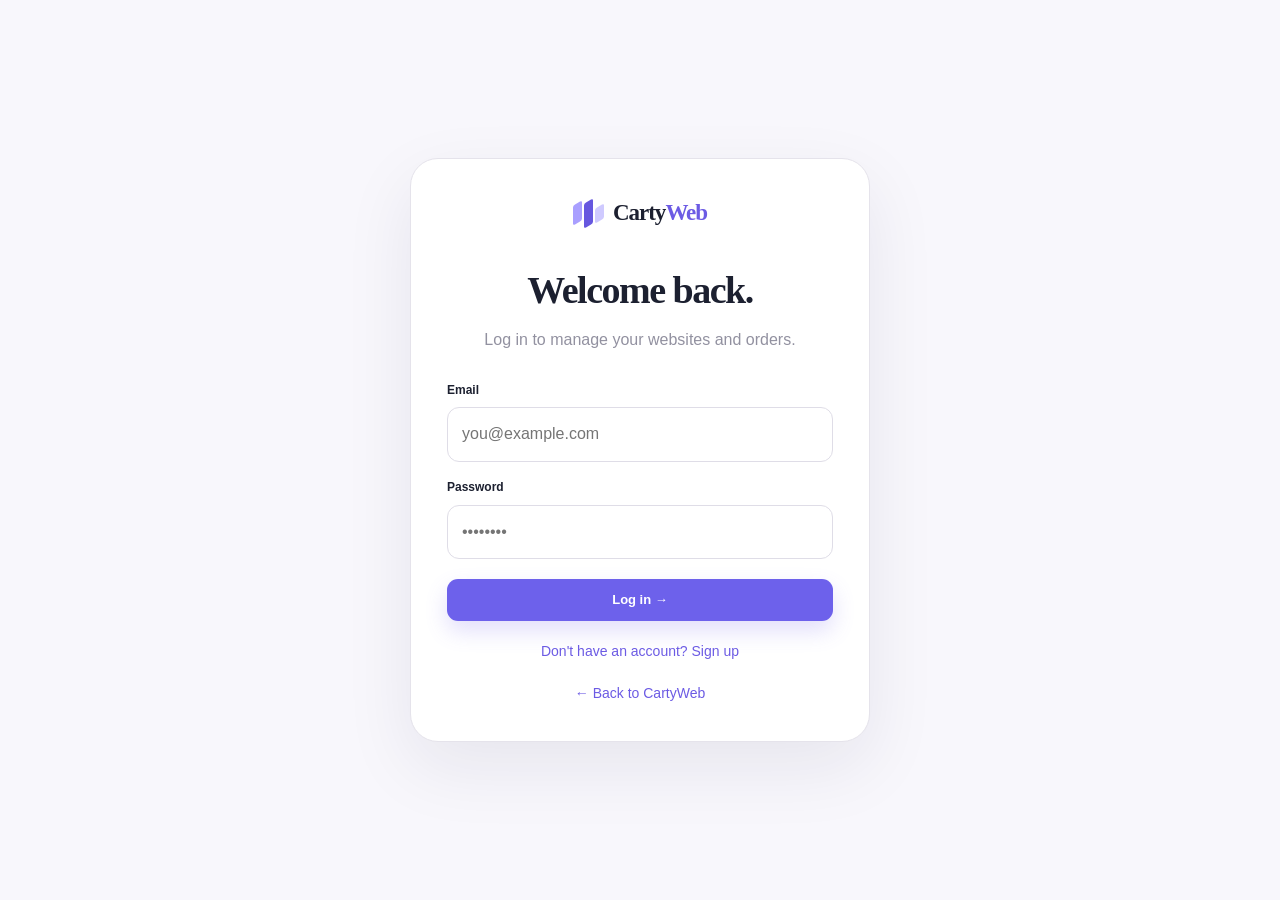
<file: login.html>
<!doctype html><html lang="en"><head><meta charset="utf-8"><meta name="viewport" content="width=device-width,initial-scale=1"><title>CartyWeb — Log in</title><link rel="stylesheet" href="style.css"><style>body{min-height:100vh;display:grid;place-items:center;background:#f8f7fc}.auth{width:min(460px,calc(100% - 32px));background:#fff;border:1px solid #e5e3eb;border-radius:28px;padding:36px;box-shadow:0 25px 70px rgba(30,25,70,.08)}.auth .brand{justify-content:center;margin-bottom:30px}.auth h1{font-family:Manrope;font-size:38px;letter-spacing:-1.5px;margin:0 0 8px;text-align:center}.auth p{text-align:center;color:#9291a0;margin-bottom:28px}.auth label{display:block;font-size:12px;font-weight:700;margin:16px 0 8px}.auth input{width:100%;padding:14px;border:1px solid #dfdde7;border-radius:12px;font:inherit}.auth button{width:100%;margin-top:20px}.back{display:block;text-align:center;margin-top:20px;color:#6c5be4;text-decoration:none;font-size:14px}</style></head><body><div class="auth"><a class="brand" href="index.html"><span class="brand-mark"><i></i><i></i><i></i></span><span>Carty<span style="color:#6c5be4">Web</span></span></a><h1>Welcome back.</h1><p>Log in to manage your websites and orders.</p><form onsubmit="event.preventDefault();localStorage.setItem('cartyweb_logged_in','1');location.href='dashboard.html'"><label>Email</label><input type="email" required placeholder="you@example.com"><label>Password</label><input type="password" required placeholder="••••••••"><button class="btn btn-primary" type="submit">Log in →</button></form><a class="back" href="signup.html">Don't have an account? Sign up</a><a class="back" href="index.html">← Back to CartyWeb</a></div></body></html>
</file>
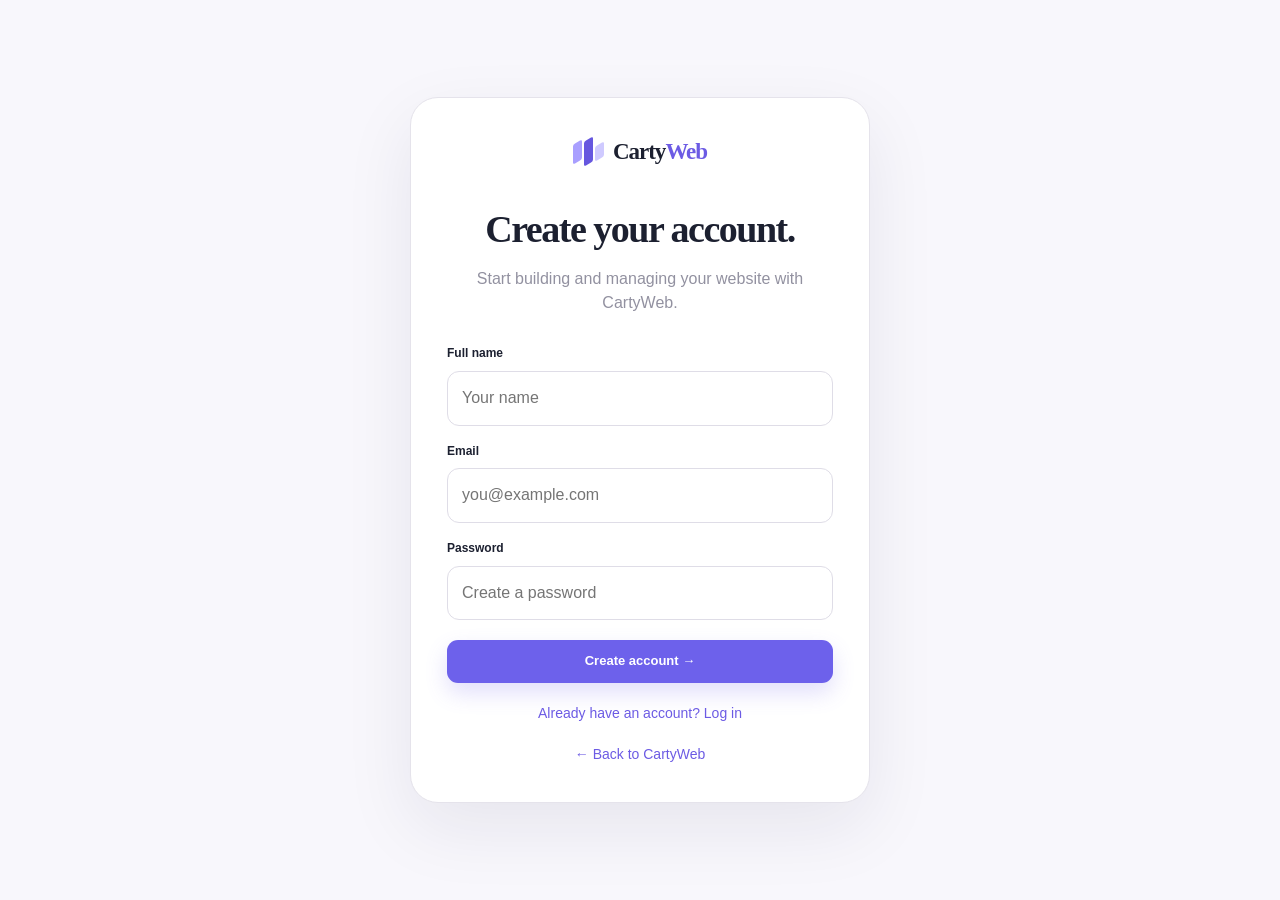
<file: signup.html>
<!doctype html><html lang="en"><head><meta charset="utf-8"><meta name="viewport" content="width=device-width,initial-scale=1"><title>CartyWeb — Sign up</title><link rel="stylesheet" href="style.css"><style>body{min-height:100vh;display:grid;place-items:center;background:#f8f7fc}.auth{width:min(460px,calc(100% - 32px));background:#fff;border:1px solid #e5e3eb;border-radius:28px;padding:36px;box-shadow:0 25px 70px rgba(30,25,70,.08)}.auth .brand{justify-content:center;margin-bottom:30px}.auth h1{font-family:Manrope;font-size:38px;letter-spacing:-1.5px;margin:0 0 8px;text-align:center}.auth p{text-align:center;color:#9291a0;margin-bottom:28px}.auth label{display:block;font-size:12px;font-weight:700;margin:16px 0 8px}.auth input{width:100%;padding:14px;border:1px solid #dfdde7;border-radius:12px;font:inherit}.auth button{width:100%;margin-top:20px}.back{display:block;text-align:center;margin-top:20px;color:#6c5be4;text-decoration:none;font-size:14px}</style></head><body><div class="auth"><a class="brand" href="index.html"><span class="brand-mark"><i></i><i></i><i></i></span><span>Carty<span style="color:#6c5be4">Web</span></span></a><h1>Create your account.</h1><p>Start building and managing your website with CartyWeb.</p><form onsubmit="event.preventDefault();localStorage.setItem('cartyweb_logged_in','1');location.href='dashboard.html'"><label>Full name</label><input required placeholder="Your name"><label>Email</label><input type="email" required placeholder="you@example.com"><label>Password</label><input type="password" required placeholder="Create a password"><button class="btn btn-primary" type="submit">Create account →</button></form><a class="back" href="login.html">Already have an account? Log in</a><a class="back" href="index.html">← Back to CartyWeb</a></div></body></html>
</file>
<file: style.css>
*{box-sizing:border-box;margin:0;padding:0}html{scroll-behavior:smooth}body{font-family:"DM Sans",sans-serif;background:#f7f7fb;color:#1c2030;line-height:1.55;overflow-x:hidden}a{text-decoration:none;color:inherit}button,input,select,textarea{font:inherit}button{cursor:pointer;border:0}.container{width:min(1160px,calc(100% - 40px));margin:auto}.announcement{height:36px;background:#191a23;color:#dfe2f4;display:flex;align-items:center;justify-content:center;gap:8px;font-size:12px;position:relative;z-index:20}.announcement strong{color:#fff}.pulse{width:6px;height:6px;border-radius:50%;background:#7b72ff;box-shadow:0 0 0 5px rgba(123,114,255,.12)}.announcement-close{position:absolute;right:18px;background:transparent;color:#9b9ead;font-size:18px}.header{height:76px;background:rgba(247,247,251,.84);backdrop-filter:blur(18px);position:sticky;top:0;z-index:15;border-bottom:1px solid rgba(20,25,45,.06)}.nav{height:100%;display:flex;align-items:center;justify-content:space-between;gap:30px}.brand{display:flex;align-items:center;gap:9px;font-family:"Space Grotesk";font-size:23px;font-weight:700;letter-spacing:-1px}.brand>span:last-child>span{color:#7568ee}.brand-mark{display:flex;gap:2px;align-items:center}.brand-mark i{display:block;width:9px;height:20px;border-radius:2px;transform:skewY(-30deg)}.brand-mark i:nth-child(1){background:#a99fff}.brand-mark i:nth-child(2){background:#6657df;height:25px}.brand-mark i:nth-child(3){background:#cfcaff;height:15px}.nav-links{display:flex;gap:34px;font-size:14px;color:#676b7c;font-weight:600}.nav-links a:hover{color:#7568ee}.nav-actions{display:flex;align-items:center;gap:9px}.btn{display:inline-flex;align-items:center;justify-content:center;gap:10px;border-radius:11px;padding:11px 17px;font-weight:700;font-size:13px;transition:.25s ease}.btn-primary{background:#6d61eb;color:white;box-shadow:0 10px 22px rgba(109,97,235,.2)}.btn-primary:hover{transform:translateY(-2px);box-shadow:0 15px 30px rgba(109,97,235,.28)}.btn-ghost{background:transparent;color:#555a6d}.btn-outline{border:1px solid #dedfea;background:white;color:#34384a}.btn-outline:hover{border-color:#8a80ef;color:#6d61eb}.btn-lg{padding:14px 20px;font-size:14px;border-radius:12px}.menu-toggle{display:none;background:#fff;border:1px solid #e4e4ed;border-radius:10px;padding:9px 11px;color:#52586b}.hero{position:relative;min-height:680px;padding:94px 0 80px;overflow:hidden;background:radial-gradient(circle at 76% 36%,rgba(116,105,239,.13),transparent 30%),linear-gradient(180deg,#fafaff 0%,#f4f4fa 100%)}.hero-grid{display:grid;grid-template-columns:1fr 1fr;gap:55px;align-items:center}.hero-glow{position:absolute;border-radius:50%;filter:blur(2px);pointer-events:none}.glow-one{width:320px;height:320px;background:rgba(145,135,255,.1);top:100px;left:-180px}.glow-two{width:220px;height:220px;background:rgba(79,208,191,.08);right:-100px;bottom:50px}.eyebrow{font-size:11px;font-weight:800;letter-spacing:1.7px;color:#7166df;margin-bottom:20px;display:flex;align-items:center;gap:9px}.eyebrow span{color:#7b70ea}.hero h1{font-family:"Space Grotesk";font-size:clamp(45px,5vw,68px);line-height:1.03;letter-spacing:-3.4px;color:#202333}.hero h1 em,h2 em{font-style:normal;color:#7166df}.hero-copy>p{max-width:560px;color:#74798a;font-size:16px;margin:24px 0 30px;line-height:1.75}.hero-buttons{display:flex;gap:11px;flex-wrap:wrap}.trust-row{display:flex;align-items:center;gap:14px;margin-top:38px;color:#303447}.trust-row strong{display:block;font-size:15px}.trust-row small{display:block;color:#8b8f9f;font-size:11px}.avatar-stack{display:flex;padding-left:5px}.avatar-stack span{width:29px;height:29px;border-radius:50%;border:2px solid #f7f7fb;background:#d9d5ff;color:#5148a9;font-size:8px;font-weight:800;display:grid;place-items:center;margin-left:-5px}.avatar-stack span:nth-child(2){background:#d5ebe8}.avatar-stack span:nth-child(3){background:#ffe0ca}.avatar-stack span:nth-child(4){background:#e1e2ea}.trust-divider{height:27px;width:1px;background:#dedfe7;margin:0 4px}.hero-showcase{position:relative;padding:20px}.browser{border-radius:19px;background:#fff;box-shadow:0 30px 70px rgba(38,38,68,.13);border:1px solid #e9e8f1;overflow:hidden;transform:rotate(1.4deg)}.browser-bar{height:36px;background:#f1f1f6;border-bottom:1px solid #e6e5ed;display:flex;align-items:center;gap:6px;padding:0 13px}.browser-bar>span{width:6px;height:6px;border-radius:50%;background:#c8c8d3}.browser-url{margin-left:20px;background:white;border-radius:7px;height:20px;flex:1;text-align:center;color:#aaaebe;font-size:8px;line-height:20px}.browser-content{height:405px;background:#f5f1e9;padding:23px}.mock-nav{font-family:"Space Grotesk";display:flex;align-items:center;justify-content:space-between;font-size:9px;color:#4d4b49}.mock-nav b{font-size:16px}.mock-nav button{font-size:8px;padding:7px 10px;background:#1f2020;color:#fff;border-radius:20px}.mock-hero{display:flex;justify-content:space-between;align-items:center;height:275px}.mock-hero small{font-size:7px;letter-spacing:1.4px;color:#89847b}.mock-hero h3{font-family:"Space Grotesk";font-size:39px;line-height:.94;letter-spacing:-2px;margin:12px 0}.mock-hero h3 i{font-style:italic;font-weight:500}.mock-hero p{font-size:9px;color:#8a867e;max-width:180px}.mock-hero button{margin-top:17px;border:1px solid #2b2a27;background:transparent;padding:8px 11px;border-radius:20px;font-size:8px}.mock-orb{width:180px;height:180px;border-radius:50%;background:linear-gradient(145deg,#e8a36f,#6d5b46);display:grid;place-items:center;box-shadow:inset 0 0 0 14px rgba(255,255,255,.13)}.mock-orb div{width:90px;height:90px;border-radius:50%;background:#eee0d0;display:grid;place-items:center;font-size:28px;color:#6d5b46}.mock-cards{display:flex;gap:6px}.mock-cards span{font-size:7px;border:1px solid #ddd6cb;padding:6px 9px;border-radius:20px;color:#767168}.floating-card{position:absolute;background:rgba(255,255,255,.95);border:1px solid #e7e6ef;box-shadow:0 17px 35px rgba(42,40,80,.12);border-radius:14px;display:flex;align-items:center;gap:10px;padding:12px 14px}.floating-card strong{display:block;font-size:11px}.floating-card small{display:block;color:#8b8f9d;font-size:9px}.top-card{right:-6px;top:7px}.bottom-card{left:-12px;bottom:2px}.mini-icon,.check-circle{width:30px;height:30px;border-radius:9px;background:#e7f9f0;color:#15a86b;display:grid;place-items:center;font-weight:800}.shield{color:#6d61eb;margin-left:8px}.logo-strip{border-top:1px solid #e7e6ed;border-bottom:1px solid #e7e6ed;background:#fff}.logo-inner{min-height:84px;display:flex;align-items:center;justify-content:space-between;gap:30px}.logo-inner>span{font-size:9px;letter-spacing:1.4px;color:#9a9dab;font-weight:800}.logos{display:flex;gap:45px;color:#9a9baa;align-items:center}.logos b{font-family:"Space Grotesk";font-size:14px;letter-spacing:-.4px}.section{padding:105px 0}.section-head{display:flex;justify-content:space-between;align-items:end;margin-bottom:38px}.section-head h2,.custom-copy h2,.faq-grid h2{font-family:"Space Grotesk";font-size:43px;line-height:1.08;letter-spacing:-2px;color:#242738}.text-link{font-size:12px;font-weight:800;color:#6d61eb}.filter-row{display:flex;align-items:center;gap:7px;margin-bottom:23px;flex-wrap:wrap}.filter{background:#fff;border:1px solid #e3e3eb;color:#777b8c;border-radius:30px;padding:9px 14px;font-size:11px;font-weight:700}.filter.active{background:#242638;color:#fff;border-color:#242638}.search-box{margin-left:auto;background:#fff;border:1px solid #e1e1ea;border-radius:30px;padding:0 13px;display:flex;align-items:center;gap:6px;color:#999dab}.search-box input{border:0;outline:0;padding:9px 0;width:145px;font-size:11px}.website-grid{display:grid;grid-template-columns:repeat(2,1fr);gap:22px}.website-card{background:#fff;border:1px solid #e5e4ec;border-radius:18px;padding:10px;box-shadow:0 7px 20px rgba(30,30,60,.035);transition:.25s}.website-card:hover{transform:translateY(-5px);box-shadow:0 20px 40px rgba(30,30,60,.08)}.site-preview{height:275px;border-radius:12px;overflow:hidden;padding:18px;position:relative}.preview-nav{font-family:"Space Grotesk";font-size:10px;display:flex;justify-content:space-between;align-items:center}.preview-nav span{font-family:"DM Sans";font-size:7px;opacity:.65}.preview-body{position:absolute;left:26px;bottom:35px}.preview-body small{font-size:7px;letter-spacing:1.4px;opacity:.7}.preview-body h3{font-family:"Space Grotesk";font-size:42px;line-height:.9;letter-spacing:-2px;margin:10px 0 16px}.preview-body h3 i{font-weight:500}.preview-pill{display:inline-block;padding:7px 11px;border:1px solid currentColor;border-radius:20px;font-size:7px}.preview-pill.dark{background:#24211f;color:#fff;border-color:#24211f}.preview-line{display:block;width:70px;border-bottom:2px solid currentColor}.preview-aster{background:#d8e5e1;color:#243b3a}.preview-mono{background:#eeeae4;color:#262522}.preview-nove{background:#ead8c4;color:#40382f}.preview-flow{background:#d9e5ff;color:#273553}.preview-flow .preview-body h3{font-size:37px}.card-info{display:flex;justify-content:space-between;align-items:start;padding:17px 8px 8px}.card-info h3{font-size:14px}.card-info p{font-size:10px;color:#969aa8;margin-top:2px}.card-info>strong{font-size:14px;color:#6d61eb}.card-meta{display:flex;align-items:center;gap:14px;padding:4px 8px 7px;font-size:9px;color:#9296a5}.card-meta span:first-child{color:#3c9e75}.view-btn{margin-left:auto;background:transparent;color:#6d61eb;font-size:10px;font-weight:800}.custom-section{background:#1f2130;color:#fff;padding:105px 0;overflow:hidden}.custom-grid{display:grid;grid-template-columns:1fr 1fr;gap:80px;align-items:center}.custom-copy h2{color:#fff}.custom-copy>p{color:#9da1b2;max-width:500px;margin:20px 0 29px;font-size:14px;line-height:1.75}.custom-art{position:relative;min-height:430px;display:grid;place-items:center}.custom-art:before{content:"";position:absolute;width:430px;height:430px;border-radius:50%;background:radial-gradient(circle,rgba(111,98,235,.35),transparent 65%)}.art-window{width:min(440px,100%);background:#fff;border-radius:18px;color:#303345;padding:20px;box-shadow:0 30px 70px rgba(0,0,0,.28);position:relative;z-index:2;transform:rotate(-2deg)}.art-top{display:flex;justify-content:space-between;font-size:9px;color:#777b8a;border-bottom:1px solid #ededf1;padding-bottom:13px;margin-bottom:4px}.art-top span:last-child{color:#17a673}.art-row{display:flex;justify-content:space-between;gap:20px;padding:14px 0;border-bottom:1px solid #f0f0f3;font-size:11px}.art-row span{color:#989cab}.art-row strong{font-weight:700;text-align:right}.art-message{display:flex;align-items:center;gap:10px;background:#f0effd;margin-top:15px;padding:10px;border-radius:10px}.art-message>span{background:#7166df;color:#fff;border-radius:7px;width:25px;height:25px;display:grid;place-items:center;font-size:8px;font-weight:800}.art-message p{font-size:9px;color:#5e6273}.match-badge{position:absolute;right:10px;top:55px;background:#fff;border:1px solid #e5e4ee;color:#6d61eb;padding:11px 13px;border-radius:11px;font-size:10px;font-weight:800;box-shadow:0 14px 30px rgba(0,0,0,.15);z-index:3}.feature-list{margin:0 0 30px}.feature-list>div{display:flex;gap:13px;align-items:start;margin:17px 0}.feature-list>div>span{font-size:9px;color:#7166df;border:1px solid #393c50;border-radius:50%;width:25px;height:25px;display:grid;place-items:center}.feature-list b{font-size:12px;display:block}.feature-list small{font-size:10px;color:#8e93a4;display:block;margin-top:3px}.developer-section{background:#fff}.section-head.centered{justify-content:center;text-align:center}.section-head.centered p{color:#8a8e9e;font-size:13px;margin-top:12px}.developer-grid{display:grid;grid-template-columns:repeat(3,1fr);gap:15px}.dev-card{border:1px solid #e5e4ec;border-radius:16px;padding:20px;background:#fff;display:grid;grid-template-columns:auto 1fr;gap:13px;align-items:center}.dev-avatar{width:49px;height:49px;border-radius:14px;display:grid;place-items:center;color:#fff;font-weight:800;font-size:12px}.av1{background:#776be6}.av2{background:#db8d77}.av3{background:#4d9c8e}.dev-info h3{font-size:12px}.dev-info h3 span{color:#27ae7b}.dev-info p{font-size:9px;color:#999dab;margin:2px 0 7px}.skills{display:flex;gap:4px}.skills i{font-style:normal;font-size:7px;background:#f2f2f7;padding:4px 6px;border-radius:5px;color:#75798a}.dev-rating{font-size:10px;color:#e9a31b;grid-column:2}.dev-card .btn{grid-column:1/-1;width:100%;padding:9px}.process-section{padding:100px 0;background:#f1f0f7}.process-grid{display:grid;grid-template-columns:repeat(4,1fr);gap:14px}.process-card{background:#fff;border:1px solid #e2e1e9;border-radius:16px;padding:24px;position:relative;min-height:235px}.process-card>span{position:absolute;right:18px;top:17px;color:#b2b4c0;font-size:9px}.process-icon{width:43px;height:43px;border-radius:12px;background:#efedff;color:#6d61eb;display:grid;place-items:center;font-size:20px;margin-bottom:27px}.process-card h3{font-size:15px}.process-card p{font-size:10px;color:#8b8f9f;margin-top:8px;line-height:1.7}.pricing-section{padding:80px 0}.pricing-banner{border-radius:23px;background:#e9e6ff;padding:48px 55px;display:grid;grid-template-columns:1fr 1fr;gap:50px;align-items:center}.pricing-banner h2{font-family:"Space Grotesk";font-size:39px;line-height:1.08;letter-spacing:-1.8px}.pricing-banner p{font-size:12px;color:#74778a;max-width:450px;margin-top:14px}.price-options{display:grid;grid-template-columns:1fr auto 1fr;align-items:center;background:rgba(255,255,255,.62);border:1px solid rgba(255,255,255,.8);padding:22px;border-radius:15px}.price-options div:not(.price-divider){display:flex;flex-direction:column;gap:4px}.price-options small{font-size:8px;color:#77718c;letter-spacing:1px;font-weight:800}.price-options strong{font-family:"Space Grotesk";font-size:22px;color:#5e54d3}.price-options span{font-size:9px;color:#9294a4}.price-divider{height:55px;width:1px;background:#d1cdf0;margin:0 22px}.reviews{background:#fff}.review-grid{display:grid;grid-template-columns:repeat(3,1fr);gap:16px}.review-card{border:1px solid #e5e4ec;border-radius:17px;padding:24px;background:#fafafd;position:relative}.review-card.featured{background:#26283a;color:#fff;border-color:#26283a;transform:translateY(-7px)}.review-card.featured p{color:#c9cbd7}.quote-mark{position:absolute;right:20px;top:9px;font-family:Georgia;font-size:55px;color:#6e65d9}.stars{color:#f3ae19;letter-spacing:3px;font-size:11px;margin-bottom:17px}.review-card p{font-size:12px;line-height:1.8;color:#707486;min-height:120px}.reviewer{display:flex;align-items:center;gap:9px;margin-top:20px}.reviewer>span{width:31px;height:31px;border-radius:50%;background:#dedbff;color:#6156cc;display:grid;place-items:center;font-size:8px;font-weight:800}.reviewer b{font-size:10px;display:block}.reviewer small{font-size:8px;color:#9b9eaa;display:block}.faq-section{padding:100px 0;background:#f3f2f8}.faq-grid{display:grid;grid-template-columns:.75fr 1.25fr;gap:90px}.faq-grid>div>p{font-size:12px;color:#888c9c;max-width:340px;margin:18px 0 25px}.faqs details{background:#fff;border:1px solid #e1e0e9;border-radius:13px;padding:0 18px;margin-bottom:9px}.faqs summary{list-style:none;padding:19px 0;font-size:12px;font-weight:800;display:flex;justify-content:space-between;cursor:pointer}.faqs summary::-webkit-details-marker{display:none}.faqs summary span{color:#6d61eb;font-size:18px;font-weight:400}.faqs details[open] summary span{transform:rotate(45deg)}.faqs p{font-size:11px;color:#858998;line-height:1.7;padding:0 0 19px;max-width:680px}.final-cta{padding:100px 0;background:#f3f2f8}.final-inner{position:relative;text-align:center;border-radius:25px;background:#6d61eb;padding:76px 30px;overflow:hidden;color:#fff}.cta-glow{position:absolute;width:420px;height:420px;border-radius:50%;background:rgba(255,255,255,.11);filter:blur(2px);top:-230px;left:50%;transform:translateX(-50%)}.final-inner>*{position:relative}.final-inner .eyebrow{justify-content:center;color:#dcd8ff}.final-inner h2{font-family:"Space Grotesk";font-size:53px;line-height:1;letter-spacing:-2.5px}.final-inner h2 em{color:#d9d4ff}.final-inner p{font-size:13px;color:#e0ddff;max-width:490px;margin:17px auto 26px}.btn-white{background:#fff;color:#5c52d2}.btn-dark-outline{border:1px solid rgba(255,255,255,.35);color:#fff;background:transparent}.footer{background:#1e202d;color:#fff;padding:55px 0 20px}.footer-top{display:flex;justify-content:space-between;gap:60px;padding-bottom:50px}.footer-brand{color:#fff}.footer-top>div:first-child p{font-size:11px;color:#8e92a3;max-width:290px;margin-top:15px}.footer-links{display:flex;gap:75px}.footer-links div{display:flex;flex-direction:column;gap:9px}.footer-links b{font-size:10px;color:#fff;margin-bottom:4px}.footer-links a{font-size:10px;color:#8e92a3}.footer-links a:hover{color:#fff}.footer-bottom{border-top:1px solid #303240;padding-top:18px;display:flex;justify-content:space-between;font-size:9px;color:#777c8d}.modal{position:fixed;inset:0;display:none;align-items:center;justify-content:center;z-index:50;padding:20px}.modal.show{display:flex}.modal-backdrop{position:absolute;inset:0;background:rgba(15,16,25,.65);backdrop-filter:blur(7px)}.modal-box{position:relative;background:#fff;border-radius:20px;width:min(540px,100%);padding:35px;box-shadow:0 30px 90px rgba(0,0,0,.3);max-height:90vh;overflow:auto}.modal-close{position:absolute;right:17px;top:14px;background:#f2f2f6;width:31px;height:31px;border-radius:50%;font-size:19px;color:#707486}.modal-box h2{font-family:"Space Grotesk";font-size:32px;line-height:1.05;letter-spacing:-1.5px}.modal-box>p{font-size:11px;color:#888c9c;margin:12px 0 24px}.modal-box form{display:flex;flex-direction:column;gap:13px}.modal-box label{font-size:10px;font-weight:800;color:#55596a;display:flex;flex-direction:column;gap:6px}.modal-box input,.modal-box select,.modal-box textarea{border:1px solid #dedee8;background:#fafafd;border-radius:9px;padding:11px 12px;outline:0;font-size:11px;color:#303344}.modal-box textarea{min-height:100px;resize:vertical}.modal-box input:focus,.modal-box select:focus,.modal-box textarea:focus{border-color:#8278eb;box-shadow:0 0 0 3px rgba(130,120,235,.1)}.form-row{display:grid;grid-template-columns:1fr 1fr;gap:12px}.success-message{display:none;margin-top:16px;background:#eaf9f2;color:#12875b;padding:12px;border-radius:9px;font-size:11px;font-weight:700}.toast{position:fixed;bottom:20px;left:50%;transform:translate(-50%,20px);background:#222431;color:#fff;padding:12px 17px;border-radius:10px;font-size:11px;opacity:0;pointer-events:none;transition:.3s;z-index:60}.toast.show{opacity:1;transform:translate(-50%,0)}
@media(max-width:900px){.nav-links{gap:17px}.hero-grid,.custom-grid,.pricing-banner,.faq-grid{grid-template-columns:1fr}.hero{padding-top:70px}.hero-showcase{max-width:600px;margin:auto;width:100%}.custom-grid{gap:45px}.developer-grid{grid-template-columns:1fr}.process-grid{grid-template-columns:repeat(2,1fr)}.review-grid{grid-template-columns:1fr}.review-card.featured{transform:none}.pricing-banner{padding:38px}.faq-grid{gap:40px}.logo-inner{flex-direction:column;justify-content:center}.logos{gap:25px;flex-wrap:wrap;justify-content:center}}
@media(max-width:700px){.container{width:min(100% - 28px,1160px)}.announcement{font-size:10px;padding:0 35px 0 15px;text-align:center}.header{height:68px}.nav-links{display:none;position:absolute;top:68px;left:14px;right:14px;background:#fff;border:1px solid #e4e3ec;border-radius:13px;padding:10px;box-shadow:0 20px 40px rgba(20,20,50,.12);flex-direction:column;gap:0}.nav-links.open{display:flex}.nav-links a{padding:13px}.nav-actions .login-btn,.nav-actions .signup-btn{display:none}.menu-toggle{display:block}.hero{min-height:auto;padding:65px 0 55px}.hero h1{font-size:47px;letter-spacing:-2.6px}.hero-copy>p{font-size:13px}.hero-buttons{flex-direction:column}.hero-buttons .btn{width:100%}.trust-row{gap:9px;flex-wrap:wrap}.trust-divider{display:none}.hero-showcase{padding:12px 4px;margin-top:30px}.browser-content{height:300px;padding:15px}.mock-hero{height:205px}.mock-hero h3{font-size:30px}.mock-orb{width:115px;height:115px}.mock-orb div{width:58px;height:58px;font-size:19px}.floating-card{padding:9px 10px}.top-card{right:-3px}.bottom-card{left:0}.section{padding:75px 0}.section-head{display:block}.section-head h2,.custom-copy h2,.faq-grid h2{font-size:34px}.section-head .text-link{display:block;margin-top:20px}.website-grid{grid-template-columns:1fr}.filter-row{gap:6px}.filter{font-size:9px;padding:8px 11px}.search-box{width:100%;margin-left:0}.search-box input{width:100%}.site-preview{height:245px}.custom-section{padding:75px 0}.custom-art{min-height:360px}.art-window{padding:15px}.match-badge{right:0;top:22px}.process-grid{grid-template-columns:1fr 1fr}.process-card{min-height:205px;padding:17px}.pricing-banner{padding:28px 22px}.pricing-banner h2{font-size:32px}.price-options{grid-template-columns:1fr;gap:15px}.price-divider{height:1px;width:100%;margin:0}.review-card p{min-height:auto}.faq-section{padding:75px 0}.final-cta{padding:60px 0}.final-inner{padding:60px 20px}.final-inner h2{font-size:42px}.final-inner>div:last-child{display:flex;flex-direction:column;gap:9px}.final-inner .btn{width:100%}.footer-top{flex-direction:column}.footer-links{gap:35px;flex-wrap:wrap}.footer-bottom{flex-direction:column;gap:6px}.modal-box{padding:27px 20px}.form-row{grid-template-columns:1fr}}
@media(max-width:420px){.brand{font-size:20px}.hero h1{font-size:42px}.process-grid{grid-template-columns:1fr}.logos{gap:16px}.logos b{font-size:11px}.mock-hero p{max-width:130px}.mock-orb{width:95px;height:95px}.mock-hero h3{font-size:26px}}
</file>
<file: dashboard.css>
*{box-sizing:border-box}html{scroll-behavior:smooth}body{margin:0;background:#f8f7fc;color:#202033;font-family:"DM Sans",sans-serif}.wrap{max-width:1180px;margin:auto;padding-left:28px;padding-right:28px}.topbar{height:38px;background:#202033;color:#eeeef7;display:flex;align-items:center;justify-content:center;gap:6px;font-size:13px;letter-spacing:.1px}.topbar .dot{width:7px;height:7px;background:#7665ed;border-radius:50%;box-shadow:0 0 12px #7665ed}.topbar button{position:absolute;right:25px;background:none;border:0;color:#aaa;font-size:20px;cursor:pointer}.nav{height:82px;background:rgba(255,255,255,.82);backdrop-filter:blur(18px);border-bottom:1px solid #e9e7ef;display:flex;align-items:center;padding:0 28px;position:sticky;top:0;z-index:20}.brand{display:flex;align-items:center;gap:12px;text-decoration:none;color:#202033;font-family:Manrope,sans-serif;font-weight:800;font-size:26px;letter-spacing:-1.3px}.brand-mark{display:flex;gap:3px;transform:skewY(-24deg)}.brand-mark i{display:block;width:9px;height:34px;border-radius:3px;background:#7867eb}.brand-mark i:nth-child(2){height:39px;background:#6554dd}.brand-mark i:nth-child(3){height:29px;background:#aaa0f5}.desktop-nav{display:flex;gap:29px;margin-left:70px}.desktop-nav a,.mobile-menu a{font-size:14px;color:#737384;text-decoration:none}.desktop-nav a:hover{color:#6554dd}.profile{margin-left:auto;display:flex;align-items:center;gap:9px;font-size:14px}.avatar{width:34px;height:34px;border-radius:50%;background:#e9e5ff;color:#6554dd;display:grid;place-items:center;font-weight:700;font-size:12px}.chev{color:#999}.menu{display:none;margin-left:auto;border:1px solid #e2e0e9;background:#fff;border-radius:15px;width:48px;height:48px;font-size:21px;color:#363645}.mobile-menu{display:none;background:#fff;border-bottom:1px solid #e5e3eb;padding:15px 28px;flex-direction:column;gap:18px}.hero{padding-top:95px;padding-bottom:62px}.eyebrow,.section-kicker{color:#7060d9;font-size:13px;font-weight:700;letter-spacing:2.5px}.hero h1{font-family:Manrope,sans-serif;font-size:clamp(52px,7vw,88px);line-height:.98;letter-spacing:-4px;margin:23px 0 28px}.hero h1 span,.inspire h2 span{color:#7060e6}.hero p{max-width:690px;font-size:19px;line-height:1.75;color:#7c7c8c;margin:0}.hero-actions{display:flex;gap:12px;margin-top:34px}.btn{border:0;border-radius:14px;padding:16px 22px;font-weight:700;font-size:15px;cursor:pointer;transition:.2s}.primary{background:#6d5ce7;color:white;box-shadow:0 12px 30px rgba(109,92,231,.18)}.primary:hover{transform:translateY(-2px);background:#604fe0}.secondary{background:#fff;color:#343444;border:1px solid #dddbe5}.secondary:hover{border-color:#aaa4d5}.stats{display:grid;grid-template-columns:repeat(4,1fr);gap:14px;padding-bottom:82px}.stat{background:#fff;border:1px solid #e5e3ea;border-radius:20px;padding:25px}.stat span{display:block;color:#9999a8;font-size:11px;font-weight:700;letter-spacing:1.6px}.stat strong{display:block;font-family:Manrope;font-size:31px;margin:9px 0 3px}.stat small{color:#9999a8}.create-card{background:#202033;color:#fff;border-radius:30px;padding-top:55px;padding-bottom:55px;margin-bottom:100px}.create-card .section-kicker{color:#9184f2}.split-heading{display:flex;justify-content:space-between;align-items:flex-start}.split-heading h2,.orders h2,.quick h2{font-family:Manrope;font-size:44px;letter-spacing:-2px;margin:15px 0 10px}.split-heading p{color:#a6a5b5;font-size:17px}.spark{font-size:45px;color:#8273ec}.method-grid{display:grid;grid-template-columns:repeat(3,1fr);gap:14px;margin-top:35px}.method{position:relative;background:#29293b;border:1px solid #39394d;border-radius:23px;padding:29px;min-height:315px;display:flex;flex-direction:column}.method.featured{background:#302e49;border-color:#6e61d7}.recommended{position:absolute;right:18px;top:18px;color:#b6adff;font-size:9px;letter-spacing:1.4px;font-weight:700}.num{color:#7e7d90;font-size:12px;margin-bottom:35px}.icon{width:51px;height:51px;border-radius:15px;background:#ebe8ff;color:#6c5be4;display:grid;place-items:center;font-size:25px;margin-bottom:23px}.method h3{font-family:Manrope;font-size:20px;margin:0 0 9px}.method p{color:#a8a7b6;line-height:1.6;font-size:14px;margin:0}.method button{margin-top:auto;background:none;border:0;color:#b6adff;font-weight:700;text-align:left;padding:16px 0 0;cursor:pointer;font-size:14px}.orders{padding-bottom:100px}.section-head{display:flex;justify-content:space-between;align-items:end;margin-bottom:25px}.section-head h2{margin-bottom:0}.text-btn{border:0;background:none;color:#6b5bdf;font-weight:700;cursor:pointer}.empty{background:#fff;border:1px solid #e5e3eb;border-radius:24px;text-align:center;padding:65px 20px}.empty-icon{width:55px;height:55px;border-radius:16px;background:#eeebff;color:#6c5be4;display:grid;place-items:center;margin:auto;font-size:28px}.empty h3{font-family:Manrope;font-size:22px;margin:17px 0 6px}.empty p{color:#9999a8;margin-bottom:23px}.inspire{background:#efedff;padding:85px 0}.inspire h2{font-family:Manrope;font-size:clamp(43px,6vw,70px);line-height:1;letter-spacing:-3px;margin:18px 0 42px}.site-grid{display:grid;grid-template-columns:repeat(3,1fr);gap:18px}.site-card{background:#fff;border:1px solid #dfdde7;border-radius:25px;padding:12px;box-shadow:0 8px 25px rgba(40,35,80,.04)}.preview{height:310px;border-radius:18px;padding:26px;position:relative;overflow:hidden}.preview b{font-size:13px;letter-spacing:1px}.preview em{display:block;font-family:Manrope;font-style:normal;font-weight:700;font-size:39px;line-height:1.02;margin-top:65px;letter-spacing:-2px}.preview button{position:absolute;bottom:25px;left:26px;border:1px solid #252536;border-radius:30px;background:transparent;padding:9px 15px}.preview-a{background:#dce9e4}.preview-b{background:#ece9df}.preview-c{background:#ddd9f3}.site-meta{display:flex;justify-content:space-between;padding:17px 10px 8px}.site-meta h3{margin:0 0 5px;font-family:Manrope}.site-meta p{margin:0;color:#9999a8;font-size:13px}.site-meta strong{color:#6b5bdf;font-size:18px}.quick{padding-top:100px;padding-bottom:120px}.quick h2{margin-bottom:30px}.quick-grid{display:grid;grid-template-columns:repeat(4,1fr);gap:14px}.quick-grid>div{background:#fff;border:1px solid #e4e2ea;border-radius:20px;padding:25px;position:relative;min-height:145px}.quick-grid b{font-family:Manrope}.quick-grid p{color:#9999a8;font-size:14px;line-height:1.5}.quick-grid span{position:absolute;right:22px;bottom:19px;color:#6c5be4}.modal{position:fixed;inset:0;background:rgba(22,22,38,.56);display:none;align-items:center;justify-content:center;padding:20px;z-index:50}.modal.show{display:flex}.modal-box{background:#fff;width:min(650px,100%);border-radius:27px;padding:36px;position:relative;box-shadow:0 25px 90px rgba(0,0,0,.2)}.modal-close{position:absolute;right:18px;top:16px;border:0;background:#f1eff6;border-radius:50%;width:35px;height:35px;font-size:22px;cursor:pointer}.modal h2{font-family:Manrope;font-size:36px;letter-spacing:-1.5px;margin:14px 0 6px}.modal-sub{color:#888897}.steps{display:flex;align-items:center;margin:25px 0 30px}.steps b{width:30px;height:30px;border-radius:50%;display:grid;place-items:center;background:#ebe8ff;color:#6655dc;font-size:11px}.steps span{height:1px;background:#dddbe4;flex:1}.modal label{display:block;font-size:12px;font-weight:700;color:#555567;margin:19px 0 9px}.choices{display:grid;grid-template-columns:repeat(3,1fr);gap:8px}.choices button{background:#faf9fc;border:1px solid #dfdde7;border-radius:11px;padding:12px;cursor:pointer}.choices button.selected{background:#eeebff;border-color:#7160df;color:#5c4bc9}.modal textarea{width:100%;height:125px;border:1px solid #dfdde7;border-radius:14px;padding:15px;resize:vertical;font:inherit;outline:none}.modal textarea:focus{border-color:#7160df}.ai-note{background:#f2f0ff;color:#6757ce;padding:12px 14px;border-radius:11px;font-size:12px;margin:12px 0 17px}.full{width:100%}.order-item{background:#fff;border:1px solid #e5e3eb;border-radius:22px;padding:23px;display:flex;align-items:center;gap:18px}.order-item .order-symbol{width:55px;height:55px;border-radius:15px;background:#eeebff;color:#6c5be4;display:grid;place-items:center;font-size:23px}.order-item h3{margin:0 0 4px;font-family:Manrope}.order-item p{margin:0;color:#9696a5;font-size:13px}.status{margin-left:auto;background:#edf9f2;color:#2e9362;padding:7px 11px;border-radius:30px;font-size:11px;font-weight:700}.order-item .view{color:#6c5be4;font-weight:700;font-size:13px}@media(max-width:850px){.desktop-nav,.profile{display:none}.menu{display:block}.nav{height:74px;padding:0 20px}.mobile-menu.show{display:flex}.wrap{padding-left:20px;padding-right:20px}.hero{padding-top:65px}.hero h1{font-size:52px;letter-spacing:-2.7px}.hero p{font-size:16px}.hero-actions{flex-direction:column}.hero-actions .btn{width:100%}.stats{grid-template-columns:repeat(2,1fr);padding-bottom:60px}.create-card{border-radius:23px;padding:35px 20px;margin-left:12px;margin-right:12px}.split-heading h2,.orders h2,.quick h2{font-size:35px}.method-grid,.site-grid{grid-template-columns:1fr}.method{min-height:280px}.inspire{padding:65px 0}.inspire h2{font-size:48px}.quick-grid{grid-template-columns:1fr 1fr}.modal-box{padding:28px 22px}.modal h2{font-size:29px}.choices{grid-template-columns:1fr 1fr}.order-item{align-items:flex-start;flex-wrap:wrap}.status{margin-left:0}.order-item .view{width:100%;margin-left:73px}}@media(max-width:480px){.topbar{font-size:11px;padding:0 35px 0 12px;text-align:center}.hero h1{font-size:45px}.stats{gap:9px}.stat{padding:18px}.stat strong{font-size:26px}.quick-grid{grid-template-columns:1fr}.site-meta strong{font-size:15px}.preview{height:275px}}

/* CartyWeb AI Builder additions — preserves the existing visual theme */
.ai-builder,.pricing-mini{margin-top:48px}.ai-panel{display:grid;grid-template-columns:1fr 1fr;gap:20px}.ai-input-wrap,.ai-preview{border:1px solid rgba(0,0,0,.10);border-radius:18px;padding:22px;background:rgba(255,255,255,.55)}.ai-input-wrap label{display:block;font-weight:700;margin-bottom:10px}.ai-input-wrap textarea{width:100%;box-sizing:border-box;resize:vertical;border:1px solid rgba(0,0,0,.12);border-radius:14px;padding:15px;font:inherit;min-height:150px;background:#fff}.ai-options{display:flex;gap:10px;flex-wrap:wrap;margin-top:12px}.ai-options select{border:1px solid rgba(0,0,0,.12);border-radius:10px;padding:11px;background:#fff}.ai-preview{min-height:250px;display:flex;align-items:center;justify-content:center}.preview-placeholder{text-align:center;opacity:.65}.preview-placeholder span{font-size:34px}.generated-preview{width:100%;min-height:250px;border-radius:14px;padding:24px;box-sizing:border-box;background:#111;color:#fff}.generated-preview .mock-btn{display:inline-block;padding:9px 14px;border:1px solid rgba(255,255,255,.3);border-radius:999px;margin-top:10px}.ai-actions{display:flex;gap:10px;flex-wrap:wrap;margin-top:14px}.founder{padding:30px 0 50px;text-align:center;opacity:.7}.method button{cursor:pointer}.ai-builder[hidden]{display:none}@media(max-width:800px){.ai-panel{grid-template-columns:1fr}.ai-options>*{width:100%}}
</file>
